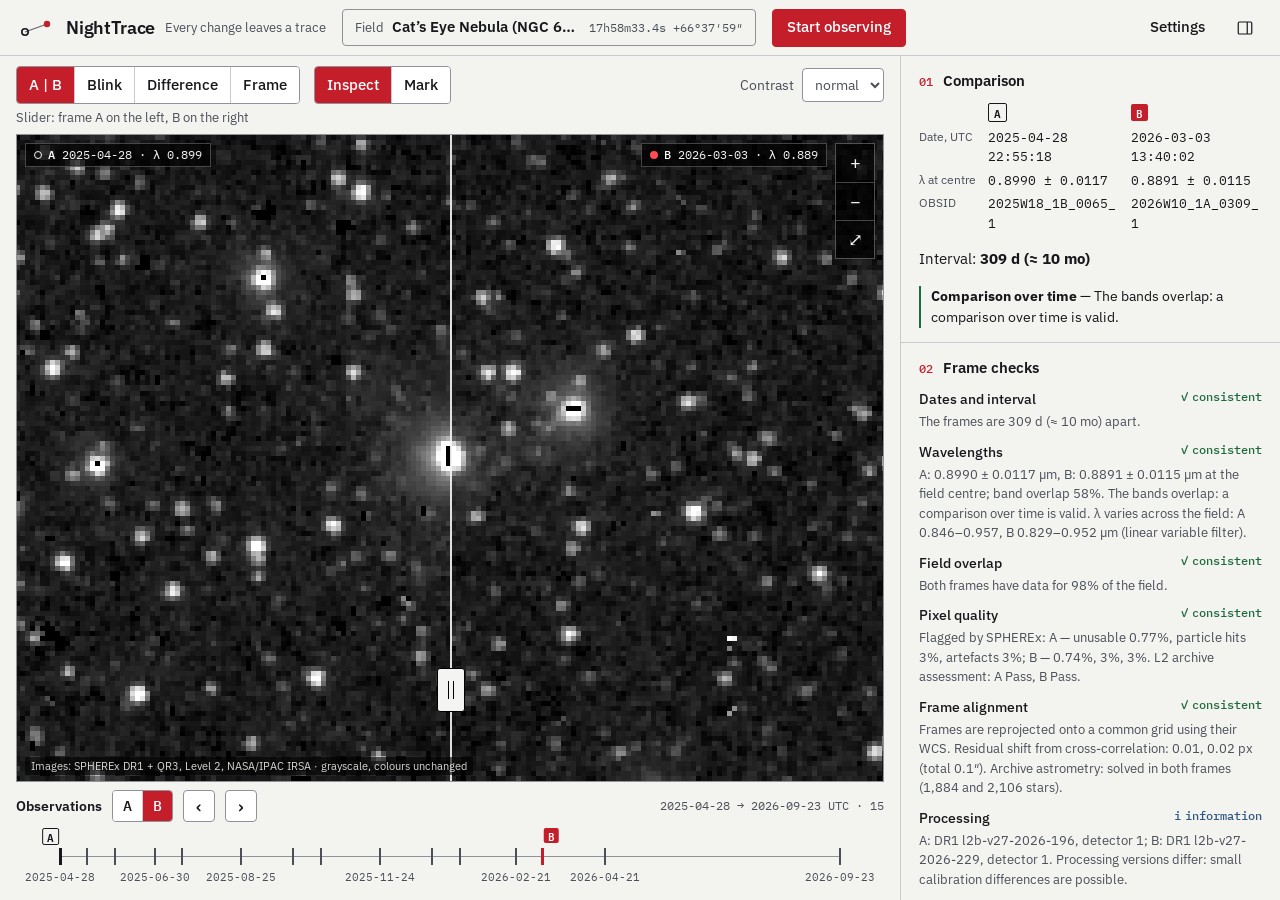
<file: public/index.html>
<!doctype html>
<html lang="ru" data-theme="dark">
<head>
<meta charset="utf-8">
<meta name="viewport" content="width=device-width, initial-scale=1, viewport-fit=cover">
<title>NightTrace — сравнение снимков SPHEREx во времени</title>
<meta name="description" content="Независимый инструмент: сравнить реальные снимки SPHEREx разных дат, отметить изменение, проверить причины и сохранить воспроизводимую запись.">
<meta name="theme-color" content="#141518">
<link rel="icon" href="favicon.svg" type="image/svg+xml">
<link rel="preconnect" href="https://fonts.googleapis.com">
<link rel="preconnect" href="https://fonts.gstatic.com" crossorigin>
<link href="https://fonts.googleapis.com/css2?family=IBM+Plex+Mono:wght@400;500&family=IBM+Plex+Sans:wght@400;500;600&display=swap" rel="stylesheet">
<link rel="stylesheet" href="css/app.css">
<script>
  // Apply the saved theme before first paint (no flash). Storage may be unavailable.
  (function () { var t = "system"; try { t = localStorage.getItem("nighttrace.theme") || "system"; } catch (e) {}
    var dark = t === "dark" || (t !== "light" && matchMedia("(prefers-color-scheme: dark)").matches);
    document.documentElement.dataset.theme = dark ? "dark" : "light"; })();
</script>
<script type="module" src="js/app.js"></script>
</head>
<body>
<a class="skip" href="#viewer" data-i18n="viewer.label">Поле наблюдения</a>
<header class="bar">
  <a class="brand" href="./" aria-label="NightTrace">
    <svg class="logo" viewBox="0 0 40 24" aria-hidden="true">
      <line x1="9" y1="16" x2="31" y2="8" class="logo-line"/>
      <circle cx="9" cy="16" r="3.2" class="logo-a"/><circle cx="31" cy="8" r="3.2" class="logo-b"/>
    </svg>
    <span class="brand-name">NightTrace</span>
    <span class="brand-tag" data-i18n="app.tagline">У каждого изменения есть след</span>
  </a>
  <button class="field-btn" id="fieldBtn" type="button" aria-haspopup="dialog" aria-controls="region">
    <span class="field-label" data-i18n="bar.field">Область</span>
    <span class="field-name" id="fieldName">—</span>
    <span class="field-coords mono" id="fieldCoords"></span>
  </button>
  <button class="btn primary" id="startBtn" type="button" data-i18n="bar.start">Начать наблюдение</button>
  <div class="bar-end">
    <div class="settings">
      <button class="btn ghost" id="settingsBtn" type="button" aria-expanded="false" aria-controls="settingsMenu" data-i18n="bar.settings">Настройки</button>
      <div class="menu" id="settingsMenu" hidden>
        <label><span data-i18n="settings.theme">Тема</span>
          <select id="themeSel">
            <option value="system" data-i18n="settings.theme.system">Как в системе</option>
            <option value="light" data-i18n="settings.theme.light">Светлая</option>
            <option value="dark" data-i18n="settings.theme.dark">Тёмная</option>
          </select></label>
        <label><span data-i18n="settings.language">Язык</span>
          <select id="langSel"></select></label>
        <p class="menu-note" id="langNote" hidden></p>
      </div>
    </div>
    <button class="btn ghost icon" id="panelBtn" type="button" aria-controls="panel" aria-expanded="true" data-i18n-label="panel.collapse">
      <svg viewBox="0 0 24 24" aria-hidden="true"><rect x="3" y="4" width="18" height="16" rx="1.5"/><line x1="15" y1="4" x2="15" y2="20"/></svg>
    </button>
  </div>
</header>

<section class="region" id="region" role="dialog" aria-modal="false" aria-labelledby="regionTitle" hidden>
  <div class="region-inner">
    <div class="region-head">
      <h2 id="regionTitle" data-i18n="region.title">Выбор области неба</h2>
      <button class="btn ghost" id="regionClose" type="button" data-i18n="region.close">Закрыть</button>
    </div>
    <div class="region-grid">
      <div>
        <svg id="skymap" viewBox="0 0 784 404" role="img" aria-labelledby="mapCaption"></svg>
        <p class="caption" id="mapCaption" data-i18n="region.mapCaption"></p>
      </div>
      <div class="region-side">
        <form id="searchForm" class="search" novalidate>
          <label><span data-i18n="region.ra">RA, °</span><input id="raIn" class="mono" inputmode="decimal" autocomplete="off" required></label>
          <label><span data-i18n="region.dec">Dec, °</span><input id="decIn" class="mono" inputmode="decimal" autocomplete="off" required></label>
          <label class="wide"><span data-i18n="region.band">Длина волны</span><select id="bandSel"></select></label>
          <div class="search-actions wide">
            <button class="btn primary" id="searchBtn" type="submit" data-i18n="region.search">Найти наблюдения SPHEREx</button>
            <button class="btn" id="cancelBtn" type="button" hidden data-i18n="region.cancel">Отменить поиск</button>
          </div>
          <p class="caption wide" data-i18n="region.searchNote"></p>
        </form>
        <div class="search-status" id="searchStatus" role="status" aria-live="polite"></div>
        <h3 data-i18n="region.examples">Готовые примеры</h3>
        <ul class="examples" id="exampleList"></ul>
      </div>
    </div>
  </div>
</section>

<main class="work" id="work">
  <section class="stage" aria-label="NightTrace">
    <div class="tools" role="toolbar">
      <div class="seg" role="group" id="modeSeg" data-i18n-label="mode.label">
        <button type="button" data-mode="swipe" data-i18n="mode.swipe">A | B</button>
        <button type="button" data-mode="blink" data-i18n="mode.blink">Мигание</button>
        <button type="button" data-mode="difference" data-i18n="mode.difference">Разность</button>
        <button type="button" data-mode="single" data-i18n="mode.single">Кадр</button>
      </div>
      <div class="seg" role="group" id="toolSeg" data-i18n-label="tool.label">
        <button type="button" data-tool="inspect" data-i18n="tool.inspect">Осмотр</button>
        <button type="button" data-tool="mark" data-i18n="tool.mark">Отметка</button>
      </div>
      <div class="blink-ctl" id="blinkCtl" hidden>
        <button type="button" class="btn small" id="blinkBtn" data-i18n="blink.pause">Пауза</button>
        <label class="inline"><span data-i18n="blink.speed">Скорость мигания</span>
          <select id="blinkSpeed"><option value="1200">0,5×</option><option value="600" selected>1×</option><option value="300">2×</option><option value="150">4×</option></select></label>
      </div>
      <label class="inline contrast"><span data-i18n="contrast.label">Контраст</span>
        <select id="contrastSel">
          <option value="soft" data-i18n="contrast.soft">мягкий</option>
          <option value="normal" selected data-i18n="contrast.normal">обычный</option>
          <option value="strong" data-i18n="contrast.strong">сильный</option>
        </select></label>
    </div>
    <p class="tool-hint" id="toolHint" role="status" aria-live="polite"></p>

    <div class="viewer" id="viewer" tabindex="0" data-i18n-label="viewer.label">
      <div class="world" id="world">
        <canvas id="canA" width="512" height="512"></canvas>
        <canvas id="canB" width="512" height="512"></canvas>
      </div>
      <svg class="overlay" id="overlay" aria-hidden="true"></svg>
      <div class="split" id="split" hidden>
        <div class="grip" id="grip" role="slider" tabindex="0" aria-valuemin="0" aria-valuemax="100" aria-valuenow="50" data-i18n-label="mode.swipeHint"></div>
      </div>
      <div class="tag tag-a" id="tagA"></div>
      <div class="tag tag-b" id="tagB"></div>
      <div class="zoom" role="group">
        <button type="button" id="zIn" data-i18n-label="zoom.in">+</button>
        <button type="button" id="zOut" data-i18n-label="zoom.out">−</button>
        <button type="button" id="zFit" data-i18n-label="zoom.fit">⤢</button>
      </div>
      <p class="source-line" id="sourceLine"></p>
      <div class="veil" id="veil" role="status" aria-live="polite" hidden></div>
    </div>

    <div class="coach" id="coach" role="dialog" aria-labelledby="coachTitle" hidden>
      <span class="coach-step mono" id="coachStep"></span>
      <strong id="coachTitle"></strong>
      <p id="coachText"></p>
      <div class="coach-actions">
        <button type="button" class="btn small" id="coachClose" data-i18n="coach.close">Закрыть подсказки</button>
        <button type="button" class="btn small primary" id="coachNext" data-i18n="coach.next">Далее</button>
      </div>
    </div>

    <div class="timeline" id="timeline">
      <div class="tl-head">
        <span class="tl-title" data-i18n="timeline.title">Наблюдения</span>
        <div class="seg small" role="group" id="slotSeg" data-i18n-label="timeline.assign">
          <button type="button" data-slot="a">A</button>
          <button type="button" data-slot="b">B</button>
        </div>
        <button type="button" class="btn small icon" id="prevBtn" data-i18n-label="timeline.prev">‹</button>
        <button type="button" class="btn small icon" id="nextBtn" data-i18n-label="timeline.next">›</button>
        <span class="tl-span mono" id="tlSpan"></span>
      </div>
      <div class="track" id="track"><div class="rail"></div></div>
    </div>
  </section>

  <aside class="panel" id="panel" aria-label="Панель наблюдения">
    <button type="button" class="sheet-handle" id="sheetHandle" aria-controls="panelBody" aria-expanded="false"><span></span><b id="sheetSummary"></b></button>
    <div class="panel-body" id="panelBody">
      <section class="sec" id="secCompare"><h2><span class="n mono">01</span><span data-i18n="panel.compare">Сравнение</span></h2><div id="compareBody"></div></section>
      <section class="sec" id="secChecks"><h2><span class="n mono">02</span><span data-i18n="panel.checks">Проверка кадров</span></h2><ul class="checks" id="checkList"></ul></section>
      <section class="sec" id="secMarks"><h2><span class="n mono">03</span><span data-i18n="panel.marks">Отметки</span></h2>
        <div id="markList"></div>
        <button type="button" class="btn small" id="newCandidate" data-i18n="marks.new">Новый объект</button>
      </section>
      <section class="sec" id="secNote"><h2><span class="n mono">04</span><label for="noteIn" data-i18n="panel.note">Заметка</label></h2>
        <textarea id="noteIn" rows="3" maxlength="1000" data-i18n-ph="note.placeholder"></textarea>
        <p class="caption mono" id="noteCount"></p>
      </section>
      <section class="sec" id="secSave"><h2><span class="n mono">05</span><span data-i18n="panel.save">Сохранение</span></h2>
        <div class="save-actions">
          <button type="button" class="btn primary" id="cardBtn" data-i18n="save.card">Открыть карточку наблюдения</button>
          <button type="button" class="btn" id="copyBtn" data-i18n="save.copy">Скопировать ссылку</button>
          <button type="button" class="btn" id="exportBtn" data-i18n="save.export">Скачать JSON</button>
          <label class="btn file"><span data-i18n="save.import">Загрузить JSON</span><input type="file" id="importIn" accept="application/json,.json"></label>
        </div>
        <p class="caption" data-i18n="save.note"></p>
        <p class="msg" id="saveMsg" role="status" aria-live="polite"></p>
      </section>
      <section class="sec" id="secSource"><h2><span class="n mono">06</span><span data-i18n="panel.source">Источник данных</span></h2>
        <div id="sourceBody"></div>
        <p class="caption" data-i18n="source.disclaimer"></p>
      </section>
    </div>
  </aside>
</main>

<dialog class="card" id="card" aria-labelledby="cardTitle">
  <article id="cardBody"></article>
  <div class="card-actions">
    <button type="button" class="btn" id="cardCopy" data-i18n="save.copy">Скопировать ссылку</button>
    <button type="button" class="btn" id="cardExport" data-i18n="save.export">Скачать JSON</button>
    <button type="button" class="btn" id="cardPrint" data-i18n="card.print">Печать</button>
    <button type="button" class="btn primary" id="cardClose" data-i18n="card.close">Закрыть</button>
  </div>
</dialog>
<noscript><p class="noscript">NightTrace requires JavaScript. / Для работы нужен JavaScript.</p></noscript>
</body>
</html>
</file>
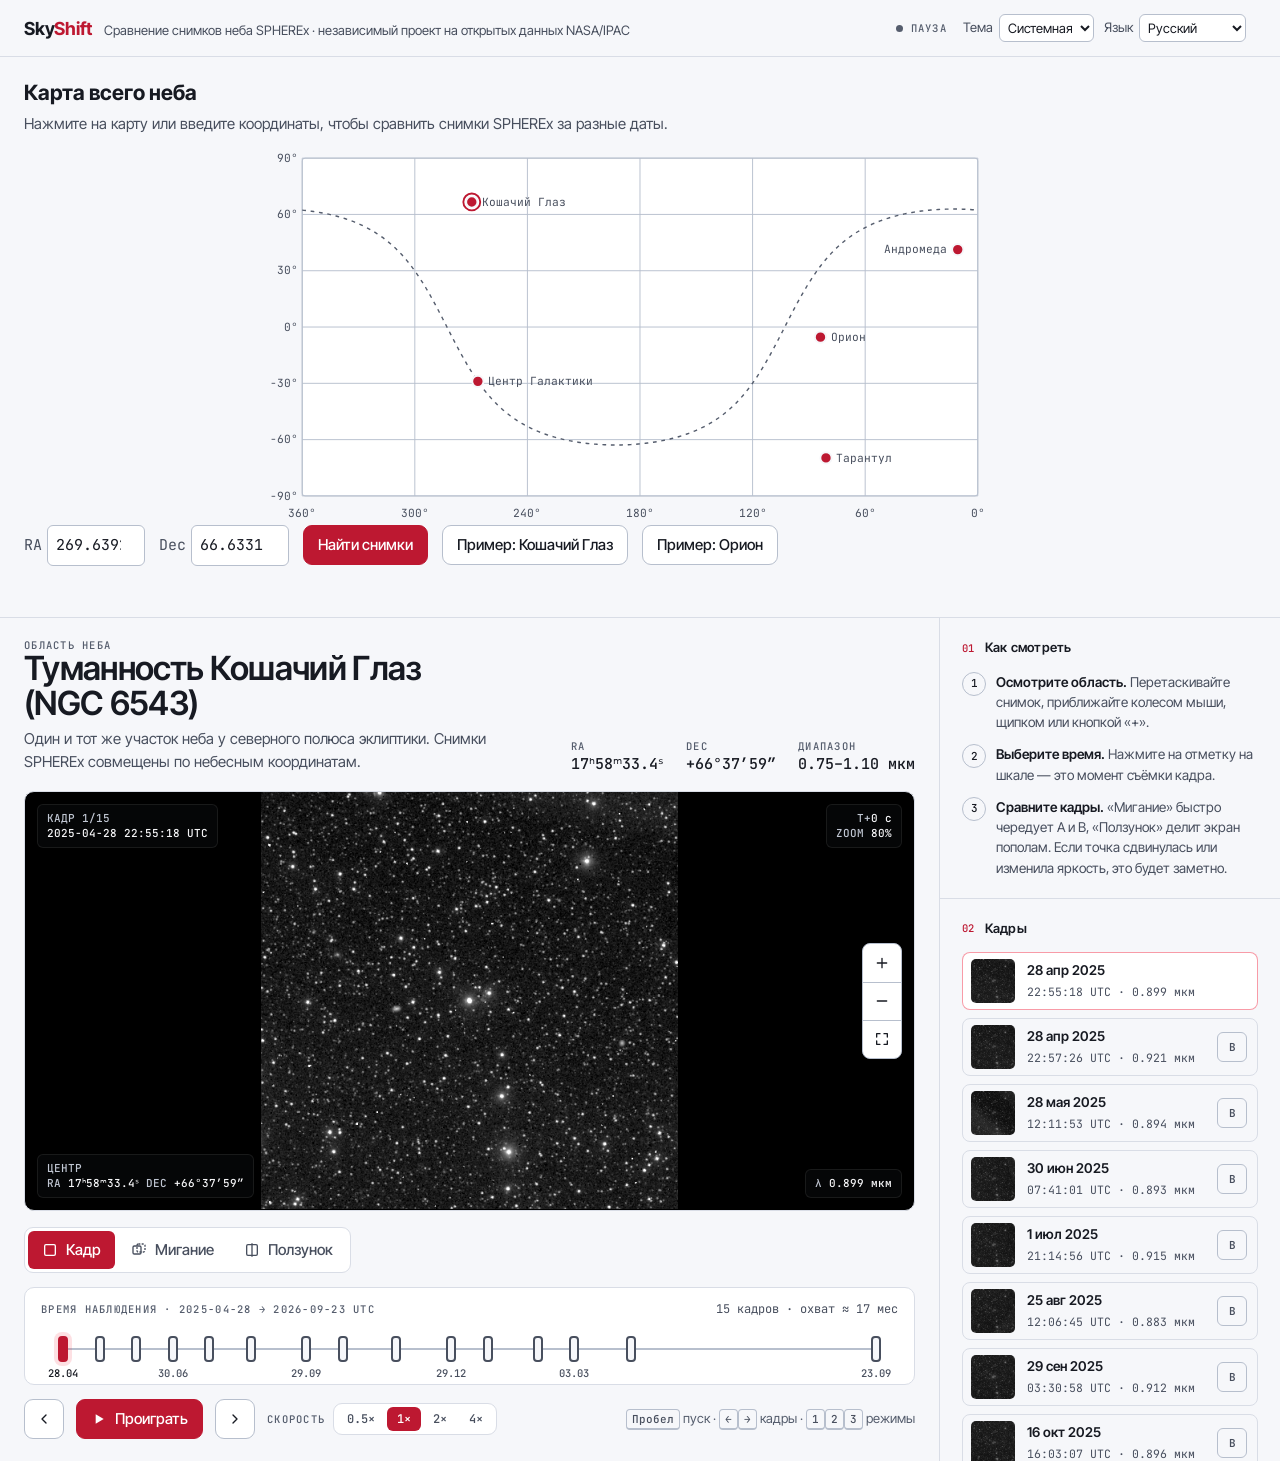
<file: legacy/skyshift-dist/index.html>
<!doctype html>
<html lang="ru">
<head>
<meta charset="utf-8">
<meta name="viewport" content="width=device-width, initial-scale=1, viewport-fit=cover">
<title>SkyShift — сравнение кадров SPHEREx</title>
<meta name="description" content="Независимый веб-инструмент для просмотра и сравнения снимков неба миссии SPHEREx (данные NASA/IPAC IRSA).">
<meta name="theme-color" content="#08090B">
<script src="es.js"></script>
<script src="auto-languages.js"></script>
<script src="preferences.js"></script>
<link rel="preconnect" href="https://fonts.googleapis.com">
<link rel="preconnect" href="https://fonts.gstatic.com" crossorigin>
<link href="https://fonts.googleapis.com/css2?family=Inter+Tight:wght@400;500;600;700&family=JetBrains+Mono:wght@400;500&display=swap" rel="stylesheet">
<style>
:root{
  --bg:#08090B; --panel:#15171C; --panel-2:#1B1E24; --line:#262931; --line-2:#33363F;
  --red:#EF233C; --red-dim:rgba(239,35,60,.14); --red-line:rgba(239,35,60,.45);
  --text:#F5F5F7; --muted:#A1A4AD; --faint:#6C707A;
  --sans:"Inter Tight",system-ui,-apple-system,"Segoe UI",Roboto,sans-serif;
  --mono:"JetBrains Mono",ui-monospace,"SFMono-Regular",Consolas,monospace;
  --r:10px; --ease:cubic-bezier(.2,.7,.2,1);
}
*{box-sizing:border-box}
html,body{margin:0;height:100%}
body{background:var(--bg);color:var(--text);font:15px/1.5 var(--sans);-webkit-font-smoothing:antialiased;overflow-x:hidden}
button,select{font:inherit;color:inherit}
a{color:var(--text)}
.mono{font-family:var(--mono);font-feature-settings:"zero" 1}
.label{font:500 10.5px/1 var(--mono);letter-spacing:.12em;text-transform:uppercase;color:var(--faint)}
:focus-visible{outline:2px solid var(--red);outline-offset:2px}

/* ---------- Header ---------- */
.top{display:flex;align-items:center;gap:16px;padding:14px 24px;border-bottom:1px solid var(--line);flex-wrap:wrap}
.preferences{display:flex;gap:10px;flex-wrap:wrap}
.preferences label{display:flex;align-items:center;gap:6px;color:var(--muted);font-size:13px}
.preferences select{font:inherit;color:var(--text);background:var(--panel);border:1px solid var(--line-2);border-radius:6px;padding:4px}
#language-status{color:var(--muted);font-size:13px}
#translate-interface[hidden]{display:none}
[dir="rtl"] .viewer-wrap,[dir="rtl"] .timeline,[dir="rtl"] .coords{direction:ltr}
:root{color-scheme:dark}
:root[data-theme="light"]{
  color-scheme:light;
  --bg:#F6F7FA;--panel:#FFFFFF;--panel-2:#ECEEF3;--line:#D9DDE6;--line-2:#B7BFCD;
  --text:#171A22;--muted:#484F5E;--faint:#555D6D;--red:#BD1831;
}
[data-theme="light"] .hud,[data-theme="light"] .empty{--text:#F5F5F7;--muted:#CFD3DD;--faint:#C0C6D2}
[data-theme="light"] .zoombar{background:var(--panel)}
[data-theme="light"] .tick.cmp .pin{background:repeating-linear-gradient(135deg,transparent 0 3px,#6C707A 3px 4px)}
@media(max-width:640px){.top .preferences{order:2;width:100%}}
.brand{display:flex;align-items:baseline;gap:12px;min-width:0}
.brand b{font-weight:700;font-size:18px;letter-spacing:-.01em}
.brand b i{font-style:normal;color:var(--red)}
.brand span{color:var(--muted);font-size:13px;white-space:nowrap;overflow:hidden;text-overflow:ellipsis}
.status{margin-left:auto;display:flex;align-items:center;gap:8px;color:var(--muted)}
.dot{width:7px;height:7px;border-radius:50%;background:var(--red);box-shadow:0 0 0 3px var(--red-dim)}
.dot.idle{background:var(--faint);box-shadow:none}

/* ---------- Layout ---------- */
.app{display:grid;grid-template-columns:minmax(0,1fr) 340px;gap:0;height:calc(100vh - 57px);height:calc(100dvh - 57px)}
.stage{display:flex;flex-direction:column;min-width:0;border-right:1px solid var(--line)}
.side{display:flex;flex-direction:column;min-width:0;overflow:auto}

.headline{display:flex;align-items:flex-end;justify-content:space-between;gap:24px;padding:22px 24px 18px}
.headline h1{margin:0;font-size:clamp(24px,2.6vw,34px);line-height:1.08;font-weight:600;letter-spacing:-.02em}
.headline p{margin:6px 0 0;color:var(--muted);max-width:60ch}
.coords{display:grid;grid-template-columns:auto auto auto;gap:4px 22px;text-align:left;flex-shrink:0}
.coords .v{font:500 15px/1.2 var(--mono);color:var(--text);white-space:nowrap}

/* ---------- Viewer ---------- */
.viewer-wrap{position:relative;margin:0 24px;flex:1;min-height:340px;border:1px solid var(--line);border-radius:var(--r);overflow:hidden;background:#000}
.viewer{position:absolute;inset:0;overflow:hidden;cursor:grab;touch-action:none;user-select:none;-webkit-user-select:none}
.viewer.dragging{cursor:grabbing}
.world{position:absolute;left:0;top:0;transform-origin:0 0;will-change:transform}
.world img{position:absolute;left:0;top:0;display:block;max-width:none;pointer-events:none;-webkit-user-drag:none}
.world.pixel img{image-rendering:pixelated}
.layer-b{clip-path:inset(0 0 0 50%)}
.hud{position:absolute;pointer-events:none;font:500 11px/1.35 var(--mono);color:var(--text);background:rgba(8,9,11,.72);backdrop-filter:blur(6px);-webkit-backdrop-filter:blur(6px);border:1px solid rgba(255,255,255,.08);border-radius:6px;padding:6px 9px}
.hud .k{color:var(--faint)}
.hud.tl{top:12px;left:12px}.hud.tr{top:12px;right:12px;text-align:right}
.hud.bl{bottom:12px;left:12px}.hud.br{bottom:12px;right:12px;text-align:right}
.frame-tag{display:inline-flex;align-items:center;gap:6px}
.frame-tag .sw{width:8px;height:8px;border-radius:2px;background:var(--text)}
.frame-tag.b .sw{background:transparent;border:1.5px solid var(--text)}
.split{position:absolute;top:0;bottom:0;width:0;pointer-events:none;display:none}
.split::before{content:"";position:absolute;top:0;bottom:0;left:-1px;width:2px;background:var(--red)}
.split .grip{position:absolute;top:50%;left:0;transform:translate(-50%,-50%);width:36px;height:36px;border-radius:50%;background:var(--red);display:grid;place-items:center;pointer-events:auto;cursor:ew-resize;box-shadow:0 2px 12px rgba(0,0,0,.5);touch-action:none}
.split .grip svg{width:18px;height:18px}
.split .lab{position:absolute;top:12px;font:600 10.5px/1 var(--mono);letter-spacing:.1em;background:var(--red);color:#fff;padding:4px 6px;border-radius:4px;white-space:nowrap}
.split .lab.a{right:8px}.split .lab.b{left:8px}
.mode-swipe .split{display:block}
.mode-swipe .hud.tl,.mode-swipe .hud.tr{top:44px}
.zoombar{position:absolute;right:12px;top:50%;transform:translateY(-50%);display:flex;flex-direction:column;border:1px solid var(--line-2);border-radius:8px;overflow:hidden;background:rgba(21,23,28,.9)}
.zoombar button{width:38px;height:38px;border:0;background:transparent;display:grid;place-items:center;cursor:pointer;transition:background .15s}
.zoombar button+button{border-top:1px solid var(--line-2)}
.zoombar button:hover{background:var(--panel-2)}
.zoombar svg{width:16px;height:16px}
.empty{position:absolute;inset:0;display:grid;place-items:center;text-align:center;color:var(--muted);padding:24px}
.empty[hidden]{display:none}
.empty b{display:block;color:var(--text);font-size:17px;margin-bottom:6px}

/* ---------- Controls ---------- */
.controls{padding:16px 24px 22px;display:grid;gap:14px}
.row{display:flex;align-items:center;gap:12px;flex-wrap:wrap}
.seg{display:inline-flex;background:var(--panel);border:1px solid var(--line);border-radius:9px;padding:3px;gap:2px}
.seg button{border:0;background:transparent;padding:8px 14px;border-radius:6px;cursor:pointer;color:var(--muted);font-weight:500;display:inline-flex;align-items:center;gap:8px;transition:background .18s var(--ease),color .18s}
.seg button:hover{color:var(--text)}
.seg button[aria-pressed="true"]{background:var(--red);color:#fff}
.seg svg{width:16px;height:16px;flex-shrink:0}
.btn{border:1px solid var(--line-2);background:var(--panel);border-radius:9px;height:40px;padding:0 14px;display:inline-flex;align-items:center;gap:8px;cursor:pointer;font-weight:500;transition:background .15s,border-color .15s,transform .1s}
.btn:hover{border-color:var(--faint)}
.btn:active{transform:translateY(1px)}
.btn svg{width:16px;height:16px}
.btn.icon{width:40px;padding:0;justify-content:center}
.btn.primary{background:var(--red);border-color:var(--red);color:#fff;min-width:118px;justify-content:center}
.btn.primary:hover{background:#ff3550;border-color:#ff3550}
.btn[disabled]{opacity:.4;cursor:default}
.speed{display:inline-flex;align-items:center;gap:8px;color:var(--muted)}
.speed .seg button{padding:6px 10px;font:500 12px/1 var(--mono)}
.hint{color:var(--faint);font-size:13px;margin-left:auto}

/* Timeline */
.timeline{background:var(--panel);border:1px solid var(--line);border-radius:var(--r);padding:12px 16px 10px}
.tl-head{display:flex;justify-content:space-between;align-items:baseline;gap:12px;margin-bottom:10px}
.tl-head .mono{font-size:12px;color:var(--muted)}
.track{position:relative;height:46px;margin:0 22px;cursor:pointer;touch-action:none}
.track .rail{position:absolute;left:0;right:0;top:20px;height:2px;background:var(--line-2);border-radius:2px}
.track .fill{position:absolute;left:0;top:20px;height:2px;background:var(--red);border-radius:2px;transition:width .25s var(--ease)}
.tick{position:absolute;top:8px;transform:translateX(-50%);display:flex;flex-direction:column;align-items:center;gap:6px;border:0;background:none;padding:0;cursor:pointer}
.tick .pin{width:10px;height:26px;border-radius:4px;border:2px solid var(--muted);background:var(--bg);transition:all .18s var(--ease)}
.tick .t{font:500 10.5px/1 var(--mono);color:var(--muted);white-space:nowrap}
.tick:hover .pin{border-color:var(--text)}
.tick.on .pin{border-color:var(--red);background:var(--red);box-shadow:0 0 0 4px var(--red-dim)}
.tick.on .t{color:var(--text)}
.tick.cmp .pin{border-color:var(--text);background:repeating-linear-gradient(135deg,transparent 0 3px,rgba(245,245,247,.5) 3px 4px)}

/* ---------- Sidebar ---------- */
.sec{padding:20px 22px;border-bottom:1px solid var(--line)}
.sec h2{margin:0 0 14px;font-size:13px;font-weight:600;letter-spacing:.02em;display:flex;align-items:center;gap:10px}
.sec h2 .n{font:500 10.5px/1 var(--mono);color:var(--red)}
.kv{display:grid;grid-template-columns:auto 1fr;gap:9px 14px;margin:0}
.kv dt{color:var(--muted);font-size:13px}
.kv dd{margin:0;text-align:right;font:500 13px/1.35 var(--mono);word-break:break-word}
.frames{display:grid;gap:8px}
.fcard{display:grid;grid-template-columns:44px 1fr 32px;gap:12px;align-items:center;padding:6px 8px;border:1px solid var(--line);border-radius:8px;background:transparent;text-align:left;cursor:pointer;transition:border-color .15s,background .15s;width:100%}
.fcard:hover{border-color:var(--line-2);background:var(--panel)}
.fcard.on{border-color:var(--red-line);background:var(--panel)}
.fcard img{width:44px;height:44px;object-fit:cover;border-radius:5px;background:#000;display:block}
.fcard .ttl{font-weight:600;font-size:13.5px;display:flex;align-items:center;gap:8px}
.fcard .badge{font:600 9.5px/1 var(--mono);letter-spacing:.08em;padding:3px 5px;border-radius:3px;background:var(--red);color:#fff}
.fcard .badge.b{background:transparent;color:var(--text);border:1px solid var(--line-2)}
.fcard .meta{font:400 11.5px/1.45 var(--mono);color:var(--muted)}
.links{display:grid;gap:6px;margin-top:12px}
.links:empty{display:none}
.proc{color:var(--muted);font-size:12.5px;margin:14px 0 0}
.fcard{position:relative}
.fbody{min-width:0}
.setb{width:30px;height:30px;border-radius:6px;border:1px solid var(--line-2);background:var(--bg);color:var(--muted);font:600 11px/1 var(--mono);cursor:pointer;transition:all .15s}
.setb:hover{color:var(--text);border-color:var(--text)}
.fcard.isb .setb{background:var(--text);color:var(--bg);border-color:var(--text)}
.fcard.isa .setb{visibility:hidden}
.links a{display:flex;justify-content:space-between;align-items:center;gap:10px;font-size:13px;color:var(--text);text-decoration:none;padding:9px 12px;border:1px solid var(--line);border-radius:8px;transition:border-color .15s}
.links a:hover{border-color:var(--red-line)}
.links a span:last-child{color:var(--red);font-family:var(--mono)}
.steps{margin:0;padding:0;list-style:none;display:grid;gap:12px;counter-reset:s}
.steps li{display:grid;grid-template-columns:24px 1fr;gap:10px;color:var(--muted);font-size:13.5px}
.steps li::before{counter-increment:s;content:counter(s);width:22px;height:22px;border-radius:50%;border:1px solid var(--line-2);display:grid;place-items:center;font:500 11px/1 var(--mono);color:var(--text)}
.steps b{color:var(--text);font-weight:600}
.note{border-left:2px solid var(--red);padding:2px 0 2px 14px;color:var(--muted);font-size:13.5px}
.note p{margin:0 0 8px}.note p:last-child{margin:0}
.note b{color:var(--text)}
.foot{padding:18px 22px;color:var(--faint);font-size:12px;margin-top:auto}
.foot a{color:var(--muted)}
kbd{font:500 11px/1 var(--mono);border:1px solid var(--line-2);border-bottom-width:2px;border-radius:4px;padding:2px 5px;color:var(--muted)}

/* ---------- Mobile ---------- */
@media (max-width:980px){
  .app{grid-template-columns:1fr;height:auto}
  .viewer-wrap{flex:none;height:62vh}
  .stage{border-right:0}
  .side{overflow:visible;border-top:1px solid var(--line)}
}
@media (max-width:640px){
  .top{padding:12px 16px;gap:12px}
  .brand span{display:none}
  .headline{flex-direction:column;align-items:flex-start;padding:16px 16px 12px;gap:12px}
  .coords{grid-template-columns:repeat(3,auto);gap:3px 16px}
  .coords .v{font-size:13px}
  .viewer-wrap{margin:0;border-radius:0;border-left:0;border-right:0;flex:none;min-height:0;height:auto;aspect-ratio:1/1;max-height:70vh}
  .controls{padding:12px 16px 16px;gap:12px}
  .row.modes{display:grid;grid-template-columns:1fr}
  .seg.modes{width:100%}
  .seg.modes button{flex:1;justify-content:center;padding:10px 6px;font-size:14px}
  .row.transport{display:grid;grid-template-columns:auto 1fr auto;gap:8px}
  .row.transport .btn.primary{min-width:0}
  .speed{grid-column:1/-1;justify-content:space-between}
  .hint{display:none}
  .zoombar{top:auto;bottom:12px;transform:none;flex-direction:row}
  .zoombar button+button{border-top:0;border-left:1px solid var(--line-2)}
  .hud.br{bottom:62px}
  .hud{font-size:10.5px;padding:5px 7px}
  .sec{padding:18px 16px}
  .timeline{padding:10px 12px 8px}
  .tl-head{flex-direction:column;gap:6px}
  .track{margin:0 12px}
  .tick .t{display:none}
  .tick.first .t,.tick.last .t,.tick.on .t{display:block}
}
@media (prefers-reduced-motion:reduce){*{transition:none!important}}
.sky-section{margin:0 auto;padding:20px 24px;max-width:1600px;border-bottom:1px solid var(--line)}
.sky-section h2{margin:0;font-size:21px}
.sky-section p{margin:4px 0 10px;color:var(--muted)}
.sky-chart{max-width:880px;margin:auto}
#celestial-map{display:block;width:100%;max-height:380px}
.sky-surface{fill:var(--panel);stroke:var(--line-2);cursor:crosshair}
.sky-grid,.sky-pin{pointer-events:none}
.sky-grid line{stroke:var(--line-2);stroke-width:1}
.sky-grid text,.sky-place text{fill:var(--muted);font:12px var(--mono)}
.sky-grid .galactic-equator{fill:none;stroke:var(--faint);stroke-width:1.5;stroke-dasharray:4 5}
.sky-place{cursor:pointer}.sky-place circle{fill:var(--red);stroke:var(--bg);stroke-width:2}
.sky-place:hover text,.sky-place:focus-visible text{fill:var(--text)}
.sky-pin{fill:none;stroke:var(--red);stroke-width:2}
.sky-actions{display:flex;gap:8px 14px;align-items:center;flex-wrap:wrap}
.sky-actions label{display:flex;gap:5px;align-items:center;color:var(--muted);font-family:var(--mono)}
.sky-actions input{width:98px;padding:8px;color:var(--text);background:var(--panel);border:1px solid var(--line-2);border-radius:6px;font:inherit}
#sky-status{min-height:1.5em;margin:9px 0 0;color:var(--muted)}
@media(max-width:640px){.sky-section{padding:16px}.sky-place text{display:none}}
</style>
</head>
<body>
<header class="top">
  <div class="brand"><b>Sky<i>Shift</i></b><span>Сравнение снимков неба SPHEREx · независимый проект на открытых данных NASA/IPAC</span></div>
  <div class="status"><span class="dot idle" id="statusDot"></span><span class="label" id="statusText">Пауза</span></div>
  <div class="preferences">
    <label><span>Тема</span><select id="theme-pref">
      <option value="system">Системная</option>
      <option value="light">Светлая</option>
      <option value="dark">Тёмная</option>
    </select></label>
    <label><span>Язык</span><select id="language-pref">
      <option value="ru" lang="ru">Русский</option>
      <option value="en" lang="en">English</option>
      <option value="es" lang="es">Español</option>
    </select></label>
    <button class="btn" id="translate-interface" type="button" hidden>Перевести</button>
    <span id="language-status" role="status"></span>
    <a id="translation-help" href="https://support.google.com/chrome/answer/173424" target="_blank" rel="noopener" hidden>Перевод в браузере</a>
  </div>
</header>

<section id="sky-section" class="sky-section" hidden>
  <h2>Карта всего неба</h2>
  <p>Нажмите на карту или введите координаты, чтобы сравнить снимки SPHEREx за разные даты.</p>
  <div class="sky-chart">
    <svg id="celestial-map" viewBox="0 0 780 405" role="group" aria-label="Карта всего неба">
      <rect class="sky-surface" x="30" y="14" width="720" height="360" rx="3"/>
      <g class="sky-grid" aria-hidden="true"></g>
      <g class="sky-markers"></g>
    </svg>
  </div>
  <form class="sky-actions" id="sky-search">
    <label>RA <input id="sky-ra" type="number" min="0" max="359.9999" step="any" required></label>
    <label>Dec <input id="sky-dec" type="number" min="-90" max="90" step="any" required></label>
    <button type="submit" class="btn primary">Найти снимки</button>
    <button type="button" class="btn" id="sky-example">Пример: Кошачий Глаз</button>
    <button type="button" class="btn" id="sky-orion">Пример: Орион</button>
  </form>
  <p id="sky-status" role="status"></p>
</section>
<main class="app" id="observations">
  <section class="stage" aria-label="Просмотр неба">
    <div class="headline">
      <div>
        <div class="label" id="eyebrow">Область неба</div>
        <h1 id="title">Загрузка данных…</h1>
        <p id="subtitle">Один и тот же участок неба в разное время. Переключайте кадры и ищите, что изменилось.</p>
      </div>
      <div class="coords" aria-label="Координаты центра">
        <span class="label">RA</span><span class="label">Dec</span><span class="label">Диапазон</span>
        <span class="v" id="cRa">—</span><span class="v" id="cDec">—</span><span class="v" id="cBand">—</span>
      </div>
    </div>

    <div class="viewer-wrap" id="viewerWrap">
      <div class="viewer" id="viewer" tabindex="0" aria-label="Снимок неба. Перетаскивайте для сдвига, колесо или щипок для увеличения.">
        <div class="world" id="world">
          <img id="imgA" alt="" draggable="false">
          <img id="imgB" class="layer-b" alt="" draggable="false">
        </div>
        <div class="split" id="split">
          <span class="lab a" id="labA">A</span><span class="lab b" id="labB">B</span>
          <div class="grip" id="grip" role="slider" tabindex="0" aria-label="Положение ползунка сравнения" aria-valuemin="0" aria-valuemax="100" aria-valuenow="50">
            <svg viewBox="0 0 24 24" fill="none" stroke="#fff" stroke-width="2.2" stroke-linecap="round" stroke-linejoin="round"><path d="M9 6l-5 6 5 6M15 6l5 6-5 6"/></svg>
          </div>
        </div>
        <div class="hud tl" id="hudTL"></div>
        <div class="hud tr" id="hudTR"></div>
        <div class="hud bl" id="hudBL"></div>
        <div class="hud br" id="hudBR"></div>
        <div class="zoombar" role="group" aria-label="Масштаб">
          <button id="zIn" title="Приблизить (+)" aria-label="Приблизить"><svg viewBox="0 0 24 24" fill="none" stroke="currentColor" stroke-width="2" stroke-linecap="round"><path d="M12 5v14M5 12h14"/></svg></button>
          <button id="zOut" title="Отдалить (−)" aria-label="Отдалить"><svg viewBox="0 0 24 24" fill="none" stroke="currentColor" stroke-width="2" stroke-linecap="round"><path d="M5 12h14"/></svg></button>
          <button id="zFit" title="Вписать (0)" aria-label="Вписать целиком"><svg viewBox="0 0 24 24" fill="none" stroke="currentColor" stroke-width="2" stroke-linecap="round" stroke-linejoin="round"><path d="M4 9V4h5M20 9V4h-5M4 15v5h5M20 15v5h-5"/></svg></button>
        </div>
        <div class="empty" id="empty" hidden></div>
      </div>
    </div>

    <div class="controls">
      <div id="archive-controls" hidden>
        <button class="btn" id="refresh-archive" type="button">Обновить снимки из архива</button>
        <span id="archive-status" role="status"></span>
      </div>
      <div class="row modes">
        <div class="seg modes" role="group" aria-label="Способ сравнения">
          <button data-mode="single" aria-pressed="true" title="Один кадр (1)"><svg viewBox="0 0 24 24" fill="none" stroke="currentColor" stroke-width="2"><rect x="4" y="4" width="16" height="16" rx="2"/></svg>Кадр</button>
          <button data-mode="blink" aria-pressed="false" title="Мигание A↔B (2)"><svg viewBox="0 0 24 24" fill="none" stroke="currentColor" stroke-width="2"><rect x="3" y="6" width="12" height="12" rx="2"/><rect x="9" y="3" width="12" height="12" rx="2" stroke-dasharray="3 2"/></svg>Мигание</button>
          <button data-mode="swipe" aria-pressed="false" title="Ползунок A|B (3)"><svg viewBox="0 0 24 24" fill="none" stroke="currentColor" stroke-width="2"><rect x="4" y="4" width="16" height="16" rx="2"/><path d="M12 2v20"/></svg>Ползунок</button>
        </div>
      </div>

      <div class="timeline" aria-label="Временная шкала">
        <div class="tl-head"><span class="label">Время наблюдения · <span id="tlDate">UTC</span></span><span class="mono" id="tlSpan">—</span></div>
        <div class="track" id="track"><div class="rail"></div><div class="fill" id="fill"></div></div>
      </div>

      <div class="row transport">
        <button class="btn icon" id="prev" title="Предыдущий кадр (←)" aria-label="Предыдущий кадр"><svg viewBox="0 0 24 24" fill="none" stroke="currentColor" stroke-width="2" stroke-linecap="round" stroke-linejoin="round"><path d="M15 6l-6 6 6 6"/></svg></button>
        <button class="btn primary" id="play" aria-pressed="false"><svg id="playIco" viewBox="0 0 24 24" fill="currentColor"><path d="M7 5l12 7-12 7z"/></svg><span id="playTxt">Проиграть</span></button>
        <button class="btn icon" id="next" title="Следующий кадр (→)" aria-label="Следующий кадр"><svg viewBox="0 0 24 24" fill="none" stroke="currentColor" stroke-width="2" stroke-linecap="round" stroke-linejoin="round"><path d="M9 6l6 6-6 6"/></svg></button>
        <div class="speed"><span class="label">Скорость</span>
          <div class="seg" role="group" aria-label="Скорость проигрывания" id="speedSeg">
            <button data-speed="0.5" aria-pressed="false">0.5×</button>
            <button data-speed="1" aria-pressed="true">1×</button>
            <button data-speed="2" aria-pressed="false">2×</button>
            <button data-speed="4" aria-pressed="false">4×</button>
          </div>
        </div>
        <span class="hint"><kbd>Пробел</kbd> пуск · <kbd>←</kbd><kbd>→</kbd> кадры · <kbd>1</kbd><kbd>2</kbd><kbd>3</kbd> режимы</span>
      </div>
    </div>
  </section>

  <aside class="side">
    <div class="sec">
      <h2><span class="n">01</span>Как смотреть</h2>
      <ol class="steps">
        <li><span><b>Осмотрите область.</b> Перетаскивайте снимок, приближайте колесом мыши, щипком или кнопкой «+».</span></li>
        <li><span><b>Выберите время.</b> Нажмите на отметку на шкале — это момент съёмки кадра.</span></li>
        <li><span><b>Сравните кадры.</b> «Мигание» быстро чередует A и B, «Ползунок» делит экран пополам. Если точка сдвинулась или изменила яркость, это будет заметно.</span></li>
      </ol>
    </div>
    <div class="sec">
      <h2><span class="n">02</span>Кадры</h2>
      <div class="frames" id="frames"></div>
      <div class="links" id="flinks"></div>
    </div>
    <div class="sec">
      <h2><span class="n">03</span>Данные наблюдения</h2>
      <dl class="kv" id="meta"></dl>
      <p class="proc" id="procText"></p>
      <div class="links" id="glinks"></div>
    </div>
    <div class="sec">
      <h2><span class="n">04</span>Ограничения</h2>
      <div class="note" id="limits">
        <p>Соседние экспозиции SPHEREx идут с шагом <b>129 секунд</b> (первые два кадра здесь). За это время почти ничто на небе заметно не сдвигается, и видимые различия обычно дают шум детектора, следы частиц и края кадра.</p>
        <p>Остальные кадры разделены неделями и месяцами (весь охват — <b id="dtText">—</b>). SPHEREx снимает через фильтр с переменной длиной волны, поэтому в каждом визите объект виден на чуть другой длине волны (λ в углу снимка). Разница в яркости может объясняться этим, а не изменением самого объекта.</p>
        <p>Инструмент только показывает настоящие снимки рядом. Он <b>не обнаруживает движение автоматически</b> и не находит новые планеты. Любую находку нужно проверять по оригинальным данным.</p>
      </div>
    </div>
    <footer class="foot">
      Независимый образовательный проект для хакатона 2026. Не является сайтом NASA и не связан с ним. Снимки: миссия SPHEREx, архив NASA/IPAC Infrared Science Archive (IRSA). Изображения показаны без изменений цвета.
    </footer>
  </aside>
</main>

<script src="sky-map.js"></script>
<script>
(() => {
  "use strict";
  const MANIFEST_URL = "data/manifest.json";
  const {t, state: preferences, bind: bindPreferences} = window.skyPreferences;
  const skyMap = window.skyMap;
  const $ = (id) => document.getElementById(id);
  const state = { frames: [], meta: {}, a: 0, b: 1, mode: "single", playing: false, speed: 1, timer: null, blinkShow: 0,
                  scale: 1, minScale: .1, tx: 0, ty: 0, iw: 0, ih: 0, split: .5 };

  /* ---------- Manifest normalisation (accepts several common field names) ---------- */
  const pick = (o, keys) => { for (const k of keys) { if (o && o[k] !== undefined && o[k] !== null && o[k] !== "") return o[k]; } };
  function normalise(m, manifestUrl = MANIFEST_URL) {
    const list = Array.isArray(m) ? m : (m?.frames ?? []);
    const base = manifestUrl.replace(/[^/]+$/, "");
    if (!Array.isArray(list)) throw new Error("Invalid observations");
    const frames = list.map((f, i) => {
      let src = pick(f, ["src", "file", "image", "png", "path", "url_png", "filename"]) || `frame${i + 1}.png`;
      if (typeof src !== "string") return null;
      if (!src.startsWith("data/")) src = base + src.replace(/^\.\//, "");
      if (!/^data\/(?:orion\/|generated\/[a-f0-9]{32}\/)?frame\d+\.png$/.test(src)) return null;
      const time = pick(f, ["time", "date", "datetime", "obs_time", "date_obs", "dateobs", "mjd_iso", "timestamp", "utc"]);
      return {
        src, raw: f,
        label: pick(f, ["label", "name", "title", "id", "obs_id", "obsid"]) || `${t("Кадр")} ${i + 1}`,
        timeRaw: time, date: parseTime(time, f),
        ra: num(pick(f, ["ra", "ra_deg", "RA", "crval1"])), dec: num(pick(f, ["dec", "dec_deg", "DEC", "Dec", "crval2"])),
        band: pick(f, ["band", "wavelength", "lambda", "filter", "channel", "detector"]),
        wl: num(pick(f, ["wavelength_um"])), bw: num(pick(f, ["bandwidth_um"])), obsId: pick(f, ["obs_id", "obsid"]),
        links: [["FITS-вырезка на IRSA", pick(f, ["link", "url"])], ["Полный файл на IRSA", f.link_full], ["Копия на AWS", f.link_aws]].filter(l => l[1]),
        link: pick(f, ["link", "source", "source_url", "original", "original_url", "url", "fits_url", "access_url", "irsa_url"]),
      };
    }).filter(Boolean);
    return { frames, meta: m && !Array.isArray(m) ? m : {} };
  }
  const num = (v) => (v === undefined || v === null || v === "" || isNaN(+v)) ? undefined : +v;
  function parseTime(t, f) {
    if (t === undefined) { const mjd = num(pick(f, ["mjd", "mjd_obs", "t_mid", "t_min"])); return mjd ? new Date((mjd - 40587) * 864e5) : null; }
    if (typeof t === "number") return t > 1e11 ? new Date(t) : (t > 3e4 && t < 1e5 ? new Date((t - 40587) * 864e5) : new Date(t * 1000));
    let s = String(t).trim(); if (/^\d{4}-\d\d-\d\d[ T]\d\d:\d\d(:\d\d(\.\d+)?)?$/.test(s)) s = s.replace(" ", "T") + "Z";
    const d = new Date(s); return isNaN(d) ? null : d;
  }
  const pad = (n, w = 2) => String(n).padStart(w, "0");
  const fmtTime = (d) => d ? `${pad(d.getUTCHours())}:${pad(d.getUTCMinutes())}:${pad(d.getUTCSeconds())}` : "—";
  const fmtDate = (d) => d ? `${d.getUTCFullYear()}-${pad(d.getUTCMonth() + 1)}-${pad(d.getUTCDate())}` : "—";
  const fmtDT = (d, raw) => d ? `${fmtDate(d)} ${fmtTime(d)} UTC` : (raw ?? "—");
  function fmtDelta(ms) {
    if (ms == null || isNaN(ms)) return "—"; const s = Math.round(Math.abs(ms) / 1000);
    if (s < 600) return `${s} ${t("с", "s")}`;
    if (s < 86400 * 2) return `${Math.floor(s / 3600)} ${t("ч", "h")} ${Math.round((s % 3600) / 60)} ${t("мин", "min")}`;
    const days = s / 86400;
    if (days < 45) return `${Math.round(days)} ${t("сут", "d")}`;
    return `≈ ${Math.round(days / 30.44)} ${t("мес", "mo")}`;
  }
  function fmtRA(deg) { if (deg == null) return "—"; const h = ((deg / 15) % 24 + 24) % 24; const H = Math.floor(h), M = Math.floor((h - H) * 60), S = ((h - H) * 60 - M) * 60; return `${pad(H)}ʰ${pad(M)}ᵐ${S.toFixed(1).padStart(4, "0")}ˢ`; }
  function fmtDec(deg) { if (deg == null) return "—"; const sg = deg < 0 ? "−" : "+"; const a = Math.abs(deg); const D = Math.floor(a), M = Math.floor((a - D) * 60), S = ((a - D) * 60 - M) * 60; return `${sg}${pad(D)}°${pad(M)}′${S.toFixed(0).padStart(2, "0")}″`; }
  const fmtBand = (b) => b == null ? "—" : (typeof b === "number" ? `${b} ${t("мкм", "µm")}` : t(String(b), String(b).replaceAll("мкм", "µm")));
  const frameLabel = (f) => preferences.language !== "ru" && f.date
    ? new Intl.DateTimeFormat(preferences.language, {dateStyle: "medium", timeZone: "UTC"}).format(f.date)
    : f.label;

  /* ---------- Load ---------- */
  let archiveMessage = () => "";
  let loadError;
  let selection = 0;
  let fieldSearchRunning = false;
  let queuedField = null;
  let hasArchive = false;
  function updateArchiveMessage(message) {
    archiveMessage = message;
    $("archive-status").textContent = message();
  }

  async function loadManifest(url = MANIFEST_URL) {
    const request = ++selection;
    const response = await fetch(url, { cache: "no-cache" });
    if (!response.ok) throw new Error(response.status);
    const manifest = normalise(await response.json(), url);
    if (request !== selection) return;
    if (state.frames.length) stop();
    init(manifest);
    if (url === MANIFEST_URL) hasArchive = response.headers.get("X-SkyShift") === "refresh";
    $("sky-section").hidden = false;
    $("archive-controls").hidden = !hasArchive || url !== MANIFEST_URL;
  }

  $("sky-example").onclick = async () => {
    skyMap.select(269.6392,66.6331);
    skyMap.setStatus(() => "");
    try {
      await loadManifest();
      $("observations").scrollIntoView({block:"start"});
    } catch {
      skyMap.setStatus(() => t("Не удалось открыть пример.", "Could not open the example."));
    }
  };

  $("sky-orion").onclick = async () => {
    skyMap.select(83.822,-5.391);
    skyMap.setStatus(() => "");
    try {
      await loadManifest("data/orion/manifest.json");
      setMode("swipe");
      $("observations").scrollIntoView({block:"start"});
    } catch {
      skyMap.setStatus(() => t("Не удалось открыть пример.", "Could not open the example."));
    }
  };

  $("sky-search").onsubmit = (event) => {
    event.preventDefault();
    if (!hasArchive) {
      skyMap.setStatus(() => t("Для поиска новых областей запустите сервер SkyShift. Готовые примеры доступны здесь.",
        "Start the SkyShift server to search new fields. The examples are available here."));
      return;
    }
    queuedField = {
      request: ++selection,
      query: new URLSearchParams({ra:$("sky-ra").value, dec:$("sky-dec").value}),
    };
    if (fieldSearchRunning) {
      skyMap.setStatus(() => t("Новая точка выбрана. Поиск начнётся после текущего запроса.",
        "New point selected. Its search will start after the current request."));
    } else {
      void runFieldSearch();
    }
  };

  async function runFieldSearch() {
    const {request, query} = queuedField;
    queuedField = null;
    if (request !== selection) return;
    fieldSearchRunning = true;
    skyMap.setStatus(() => t("Ищем и совмещаем снимки NASA/IPAC. Это может занять до двух минут.",
      "Finding and aligning NASA/IPAC images. This may take up to two minutes."));
    try {
      let response;
      const deadline = Date.now() + 160000;
      do {
        response = await fetch("/api/field?" + query, {
          method:"POST", headers:{"X-SkyShift":"refresh"},
        });
        if (request !== selection) return;
        if (response.status !== 409) break;
        skyMap.setStatus(() => t("Ждём завершения текущего поиска. Новый запрос запустится автоматически.",
          "Waiting for the current search. The new search will start automatically."));
        await new Promise(resolve => setTimeout(resolve, 3000));
        if (request !== selection) return;
      } while (Date.now() < deadline);
      if (request !== selection) return;
      if (response.status === 409) {
        skyMap.setStatus(() => t("Сервер всё ещё занят. Повторите поиск или откройте готовый пример.",
          "The server is still busy. Retry the search or open the example."));
        return;
      }
      if (!response.ok) throw new Error(response.status);
      const result = await response.json();
      if (request !== selection) return;
      if (result.state === "no_pair") {
        skyMap.setStatus(() => t("Подходящую пару для этой точки найти не удалось. Попробуйте соседнюю область или готовый пример.",
          "No comparable pair was found for this point. Try a nearby field or the example."));
        return;
      }
      stop();
      init(normalise(result.manifest));
      $("archive-controls").hidden = true;
      setMode("swipe");
      skyMap.setStatus(() => `${t("Загружено кадров", "Frames loaded")}: ${state.frames.length}.`);
      $("observations").scrollIntoView({block:"start"});
    } catch {
      if (request === selection) skyMap.setStatus(() => t("Архив сейчас недоступен. Попробуйте ещё раз или откройте готовый пример.",
        "The archive is unavailable. Try again or open the example."));
    } finally {
      fieldSearchRunning = false;
      if (queuedField) void runFieldSearch();
    }
  }

  $("refresh-archive").onclick = async () => {
    const request = selection;
    const button = $("refresh-archive");
    button.disabled = true;
    updateArchiveMessage(() => t("Проверяем архив NASA/IPAC. Это может занять пару минут."));
    try {
      const response = await fetch("/api/refresh", {
        method: "POST", headers: { "X-SkyShift": "refresh" },
      });
      const result = await response.json();
      if (!response.ok) {
        updateArchiveMessage(() => t(result.error, response.status === 409
          ? "An archive refresh is already running."
          : "Could not refresh from the archive. Saved images are still available."));
        return;
      }
      if (request === selection && result.state !== "unchanged") await loadManifest();
      updateArchiveMessage(() => ({
        updated: `${t("Подборка обновлена. Кадров", "Collection updated. Frames")}: ${result.count}.`,
        cached: `${t("Архив проверен недавно. Кадров", "Archive checked recently. Frames")}: ${result.count}.`,
        unchanged: t("Более свежих сопоставимых кадров не найдено."),
      })[result.state]);
    } catch {
      updateArchiveMessage(() => t("Обновление недоступно. Сохранённые снимки можно просматривать."));
    } finally {
      button.disabled = false;
    }
  };

  bindPreferences(() => {
    skyMap.localise();
    updateArchiveMessage(archiveMessage);
    if (loadError) showEmpty(...loadError);
    if (state.frames.length) {
      updateObservationText();
      syncPlay();
      setCursorHud(null);
      render();
    }
  });
  skyMap.localise();
  loadManifest().catch(() => showEmpty("Не удалось загрузить данные",
    "Откройте страницу через локальный сервер."));

  function showEmpty(title, description) {
    loadError = [title, description];
    const heading = document.createElement("b");
    heading.textContent = t(title);
    const contents = document.createElement("div");
    contents.append(heading, t(description));
    const empty = $("empty");
    empty.replaceChildren(contents);
    empty.hidden = false;
  }

  function init({ frames, meta }) {
    if (!frames.length) return showEmpty("Нет кадров", "В manifest.json не найден список кадров.");
    frames.sort((x, y) => (x.date && y.date) ? x.date - y.date : 0);
    state.frames = frames; state.meta = meta; state.a = 0; state.b = frames.length - 1;
    loadError = undefined;
    $("empty").hidden = true;
    state.grid = meta.grid || null;
    updateObservationText();
    const img = $("imgA");
    img.onload = () => {
      loadError = undefined;
      $("empty").hidden = true;
      if (state.iw !== img.naturalWidth || state.ih !== img.naturalHeight) {
        state.iw = img.naturalWidth; state.ih = img.naturalHeight; fit();
      }
    };
    img.onerror = () => showEmpty("Снимок не загрузился", "Выберите другой кадр.");
    render(); setMode("single"); syncPlay();
  }

  function updateObservationText() {
    const {frames, meta} = state;
    const f0 = frames[0];
    const ra = num(pick(meta, ["ra", "ra_deg", "center_ra"])) ?? f0.ra, dec = num(pick(meta, ["dec", "dec_deg", "center_dec"])) ?? f0.dec;
    const band = pick(meta, ["band", "wavelength"]) ?? f0.band;
    const title = pick(meta, ["title", "name", "target", "field", "object"]);
    $("title").textContent = meta.target === "NGC 6543"
      ? t(title, "Cat’s Eye Nebula (NGC 6543)")
      : (title || (ra != null && dec != null
        ? `${t("Область неба SPHEREx")} · RA ${ra.toFixed(3)}°, Dec ${dec.toFixed(3)}°`
        : t("Область неба SPHEREx")));
    $("limits").firstElementChild.hidden = meta.target !== "NGC 6543";
    if (meta.description || meta.subtitle) $("subtitle").textContent = meta.target === "NGC 6543"
      ? t(meta.description, "Repeated SPHEREx observations of the same field near the north ecliptic pole.")
      : t(meta.description || meta.subtitle, "SPHEREx observations aligned to the same patch of sky.");
    $("cRa").textContent = fmtRA(ra); $("cDec").textContent = fmtDec(dec); $("cBand").textContent = fmtBand(band);
    $("cRa").title = ra != null ? `${ra}°` : ""; $("cDec").title = dec != null ? `${dec}°` : "";
    const first = frames.find(f => f.date), last = [...frames].reverse().find(f => f.date);
    const dt = first && last && first !== last ? last.date - first.date : null;
    $("dtText").textContent = dt != null ? fmtDelta(dt) : t("небольшой промежуток времени");
    if (meta.processing) $("procText").textContent = meta.target === "NGC 6543"
      ? t(meta.processing, "Grayscale 520 × 520 pixel cutouts on a common TAN grid, north up. Each frame has its median background subtracted and uses a shared asinh stretch.")
      : t(meta.processing, "520 × 520 pixels on a common TAN grid. Median background subtraction and a shared asinh stretch. Quality masks were not applied.");
    buildMeta(meta, f0, ra, dec, band); buildFrames(); buildTimeline(); buildLinks(meta);
  }

  function buildMeta(meta, f0, ra, dec, band) {
    const rows = [[t("Центр RA"), ra != null ? `${ra.toFixed(5)}°` : "—"], [t("Центр Dec"), dec != null ? `${dec.toFixed(5)}°` : "—"], [t("Диапазон"), fmtBand(band)], [t("Кадров"), state.frames.length]];
    const skip = new Set(["frames", "images", "observations", "items", "title", "name", "description", "subtitle", "ra", "dec", "ra_deg", "dec_deg", "band", "wavelength", "links", "source", "source_url", "processing", "grid", "target"]);
    for (const [k, v] of Object.entries(meta)) if (!skip.has(k) && (typeof v === "string" || typeof v === "number") && String(v).length < 80 && !/^https?:/.test(String(v))) rows.push([t(({ fov_arcmin: "Поле, угл. мин", pixel_arcsec: "Пиксель, угл. с", data_release: "Выпуск данных", detector: "Детектор" })[k] || k.replace(/_/g, " ")), String(v)]);
    $("meta").innerHTML = rows.map(([k, v]) => `<dt>${esc(k)}</dt><dd>${esc(String(v))}</dd>`).join("");
  }
  function buildFrames() {
    $("frames").innerHTML = state.frames.map((f, i) => `<div class="fcard" data-i="${i}" role="button" tabindex="0" aria-label="${t("Показать")} ${esc(frameLabel(f))}"><img src="${attr(f.src)}" alt="" loading="lazy"><span class="fbody"><span class="ttl">${esc(frameLabel(f))}<span class="badge" data-badge="${i}"></span></span><span class="meta">${fmtTime(f.date)} UTC${f.band != null ? " · " + esc(fmtBand(f.band)) : ""}</span></span><button class="setb" data-b="${i}" title="${t("Сравнивать с этим кадром (B)")} ">B</button></div>`).join("");
    $("frames").querySelectorAll(".fcard").forEach(b => { b.onclick = (e) => { if (e.target.closest(".setb")) return; stop(); selectA(+b.dataset.i); }; b.onkeydown = (e) => { if (e.key === "Enter") { stop(); selectA(+b.dataset.i); } }; });
    $("frames").querySelectorAll(".setb").forEach(b => b.onclick = () => { const i = +b.dataset.b; if (i === state.a) return; state.b = i; if (state.mode === "single") setMode("swipe"); else render(); });
  }
  function buildLinks(meta) {
    const links = [];
    const ml = pick(meta, ["links", "source", "source_url"]);
    if (Array.isArray(ml)) ml.forEach(l => typeof l === "string" ? links.push(["Источник", l]) : links.push([l.label || l.title || l.name || "Источник", l.url || l.href]));
    else if (typeof ml === "string") links.push(["Источник данных", ml]);
    $("glinks").innerHTML = sourceLinks(links);
  }
  function buildTimeline() {
    const fr = state.frames, ts = fr.map(f => f.date ? +f.date : null), valid = ts.filter(t => t != null);
    const t0 = Math.min(...valid), t1 = Math.max(...valid), span = t1 - t0;
    const pos = (i) => (valid.length === fr.length && span > 0) ? (ts[i] - t0) / span : (fr.length > 1 ? i / (fr.length - 1) : .5);
    state.pos = fr.map((_, i) => pos(i));
    const MIN = 0.045; for (let i = 1; i < state.pos.length; i++) if (state.pos[i] - state.pos[i - 1] < MIN) state.pos[i] = state.pos[i - 1] + MIN;
    const over = state.pos[state.pos.length - 1]; if (over > 1) state.pos = state.pos.map(p => p / over);
    const longSpan = span > 2 * 864e5; let lastLab = -1;
    const track = $("track");
    track.querySelectorAll(".tick").forEach(t => t.remove());
    fr.forEach((f, i) => {
      const b = document.createElement("button"); b.className = "tick" + (i === 0 ? " first" : "") + (i === fr.length - 1 ? " last" : ""); b.style.left = (state.pos[i] * 100) + "%";
      const showLab = i === 0 || i === fr.length - 1 || state.pos[i] - lastLab > 0.12; if (showLab) lastLab = state.pos[i];
      const lab = f.date ? (longSpan ? `${pad(f.date.getUTCDate())}.${pad(f.date.getUTCMonth() + 1)}` : fmtTime(f.date)) : esc(String(f.label));
      b.innerHTML = `<span class="pin"></span><span class="t"${showLab ? "" : " hidden"}>${lab}</span>`;
      b.setAttribute("aria-label", `${frameLabel(f)}, ${fmtDT(f.date, f.timeRaw)}`);
      b.onclick = (e) => { e.stopPropagation(); stop(); selectA(i); };
      track.appendChild(b);
    });
    track.onclick = (e) => { const r = track.getBoundingClientRect(), x = (e.clientX - r.left) / r.width; let best = 0; state.pos.forEach((p, i) => { if (Math.abs(p - x) < Math.abs(state.pos[best] - x)) best = i; }); stop(); selectA(best); };
    $("tlDate").textContent = valid.length ? (fmtDate(new Date(t0)) === fmtDate(new Date(t1)) ? `${fmtDate(new Date(t0))} UTC` : `${fmtDate(new Date(t0))} → ${fmtDate(new Date(t1))} UTC`) : "UTC";
    $("tlSpan").textContent = valid.length > 1 ? `${fr.length} ${t("кадров · охват", "frames · span")} ${fmtDelta(span)}` : "";
  }

  /* ---------- Selection & render ---------- */
  function selectA(i) { const n = state.frames.length; state.a = (i + n) % n; if (state.b === state.a) state.b = (state.a + 1) % n; render(); }
  function visibleIndex() { return state.mode === "blink" ? (state.blinkShow ? state.b : state.a) : state.a; }
  function render() {
    const fr = state.frames; if (!fr.length) return;
    const show = visibleIndex(), A = fr[show], B = fr[state.b];
    const imgA = $("imgA"), imgB = $("imgB");
    if (imgA.getAttribute("src") !== A.src) imgA.src = A.src;
    imgA.alt = `${frameLabel(A)}, ${fmtDT(A.date, A.timeRaw)}`;
    if (state.mode === "swipe") { if (imgB.getAttribute("src") !== B.src) imgB.src = B.src; imgB.hidden = false; imgB.alt = frameLabel(B); } else imgB.hidden = true;
    const letter = state.mode === "single" ? "" : (show === state.a ? "A · " : "B · ");
    $("hudTL").innerHTML = state.mode === "swipe"
      ? `<span class="frame-tag"><span class="sw"></span>A · ${fmtDate(fr[state.a].date)} · ${esc(fmtBand(fr[state.a].band))}</span><br><span class="frame-tag b"><span class="sw"></span>B · ${fmtDate(B.date)} · ${esc(fmtBand(B.band))}</span>`
      : `<span class="k">${esc(t("КАДР"))} ${show + 1}/${fr.length}</span><br>${letter}${esc(fmtDT(A.date, A.timeRaw))}`;
    const ref = fr[0].date, d = A.date && ref ? A.date - ref : null;
    const dAB = state.mode !== "single" && fr[state.a].date && B.date ? B.date - fr[state.a].date : null;
    $("hudTR").innerHTML = (dAB != null ? `<span class="k">A→B</span> ${fmtDelta(dAB)}` : `<span class="k">T+</span>${d != null ? (d === 0 ? t("0 с", "0 s") : fmtDelta(d)) : "—"}`) + `<br><span class="k">ZOOM</span> <span id="zv">${Math.round(state.scale * 100)}%</span>`;
    if (!state.cursor) setCursorHud(null);
    $("hudBR").innerHTML = `<span class="k">λ</span> ${esc(fmtBand(A.band ?? state.meta.band))}`;
    $("flinks").innerHTML = `<div class="label" style="margin:14px 0 2px">${esc(t("Оригиналы показанного кадра"))} · ${esc(A.obsId || A.label)}</div>` + sourceLinks(A.links);
    $("labA").textContent = `A ${fmtTime(fr[state.a].date)}`; $("labB").textContent = `B ${fmtTime(B.date)}`;
    document.querySelectorAll(".tick").forEach((t, i) => { t.classList.toggle("on", i === show); t.classList.toggle("cmp", state.mode !== "single" && i === (show === state.a ? state.b : state.a)); });
    $("fill").style.width = (state.pos ? state.pos[show] * 100 : 0) + "%";
    document.querySelectorAll(".fcard").forEach((c, i) => { c.classList.toggle("on", i === show); c.classList.toggle("isa", i === state.a); c.classList.toggle("isb", state.mode !== "single" && i === state.b); });
    document.querySelectorAll("[data-badge]").forEach(bg => { const i = +bg.dataset.badge; const isA = i === state.a, isB = state.mode !== "single" && i === state.b; bg.textContent = isA && state.mode !== "single" ? "A" : isB ? "B" : ""; bg.className = "badge" + (isB ? " b" : ""); bg.hidden = !bg.textContent; });
    applySplit();
  }

  /* ---------- Modes & playback ---------- */
  function setMode(m) {
    state.mode = m; state.blinkShow = 0;
    document.querySelectorAll("[data-mode]").forEach(b => b.setAttribute("aria-pressed", b.dataset.mode === m));
    $("viewerWrap").classList.toggle("mode-swipe", m === "swipe");
    $("play").disabled = m === "swipe" || state.frames.length < 2;
    if (m === "swipe") stop(); else if (m === "blink" && !state.playing) start();
    render();
  }
  const interval = () => 900 / state.speed;
  function tick() { if (state.mode === "blink") state.blinkShow ^= 1; else state.a = (state.a + 1) % state.frames.length; render(); }
  function start() { if (state.frames.length < 2 || state.mode === "swipe") return; state.playing = true; clearInterval(state.timer); state.timer = setInterval(tick, interval()); syncPlay(); }
  function stop() { state.playing = false; clearInterval(state.timer); state.timer = null; if (state.mode === "blink") state.blinkShow = 0; syncPlay(); render(); }
  function syncPlay() {
    const p = state.playing; $("play").setAttribute("aria-pressed", p);
    $("playTxt").textContent = p ? t("Пауза") : (state.mode === "blink" ? t("Мигать") : t("Проиграть"));
    $("playIco").innerHTML = p ? '<path d="M6 5h4v14H6zM14 5h4v14h-4z"/>' : '<path d="M7 5l12 7-12 7z"/>';
    $("statusDot").classList.toggle("idle", !p);
    $("statusText").textContent = p ? (state.mode === "blink" ? `${t("Мигание")} · ${state.speed}×` : `${t("Проигрывание")} · ${state.speed}×`) : t("Пауза");
  }
  document.querySelectorAll("[data-mode]").forEach(b => b.onclick = () => setMode(b.dataset.mode));
  $("play").onclick = () => state.playing ? stop() : start();
  $("prev").onclick = () => { stop(); selectA(state.a - 1); };
  $("next").onclick = () => { stop(); selectA(state.a + 1); };
  $("speedSeg").querySelectorAll("button").forEach(b => b.onclick = () => {
    state.speed = +b.dataset.speed; $("speedSeg").querySelectorAll("button").forEach(x => x.setAttribute("aria-pressed", x === b));
    if (state.playing) start();
  });

  /* ---------- Zoom & pan ---------- */
  const viewer = $("viewer"), world = $("world");
  function applyTransform() {
    world.style.transform = `translate(${state.tx}px,${state.ty}px) scale(${state.scale})`;
    world.classList.toggle("pixel", state.scale >= 2);
    const zv = $("zv"); if (zv) zv.textContent = Math.round(state.scale * 100) + "%";
    applySplit();
  }
  function fit() {
    if (!state.iw) return; const r = viewer.getBoundingClientRect();
    const s = Math.min(r.width / state.iw, r.height / state.ih); state.minScale = s * .5;
    state.scale = s; state.tx = (r.width - state.iw * s) / 2; state.ty = (r.height - state.ih * s) / 2;
    world.style.width = state.iw + "px"; world.style.height = state.ih + "px"; applyTransform();
  }
  function zoomAt(f, cx, cy) {
    const ns = Math.max(state.minScale, Math.min(40, state.scale * f)); const k = ns / state.scale;
    state.tx = cx - (cx - state.tx) * k; state.ty = cy - (cy - state.ty) * k; state.scale = ns; applyTransform();
  }
  const center = () => { const r = viewer.getBoundingClientRect(); return [r.width / 2, r.height / 2]; };
  $("zIn").onclick = () => zoomAt(1.6, ...center());
  $("zOut").onclick = () => zoomAt(1 / 1.6, ...center());
  $("zFit").onclick = fit;
  viewer.addEventListener("wheel", e => { e.preventDefault(); const r = viewer.getBoundingClientRect(); zoomAt(Math.exp(-e.deltaY * .0015), e.clientX - r.left, e.clientY - r.top); }, { passive: false });
  viewer.addEventListener("dblclick", e => { const r = viewer.getBoundingClientRect(); zoomAt(2, e.clientX - r.left, e.clientY - r.top); });
  function setCursorHud(rd) {
    $("hudBL").innerHTML = rd ? `<span class="k">${t("КУРСОР")}</span><br><span class="k">RA</span> ${rd[0].toFixed(4)}° <span class="k">DEC</span> ${rd[1] >= 0 ? "+" : "−"}${Math.abs(rd[1]).toFixed(4)}°`
      : `<span class="k">${t("ЦЕНТР")}</span><br><span class="k">RA</span> ${$("cRa").textContent} <span class="k">DEC</span> ${$("cDec").textContent}`;
  }
  function pix2sky(px, py) { // gnomonic (TAN) inverse for the common grid; image row 0 = north
    const g = state.grid; if (!g) return null; const D = Math.PI / 180, sc = g.cdelt_arcsec / 3600 * D;
    const x = -(px + .5 - g.crpix[0]) * sc, y = ((g.height - py - .5) - (g.height - g.crpix[1])) * sc;
    const a0 = g.crval[0] * D, d0 = g.crval[1] * D, rho = Math.hypot(x, y), c = Math.atan(rho);
    if (rho === 0) return [g.crval[0], g.crval[1]];
    const dec = Math.asin(Math.cos(c) * Math.sin(d0) + y * Math.sin(c) * Math.cos(d0) / rho);
    const ra = a0 + Math.atan2(x * Math.sin(c), rho * Math.cos(d0) * Math.cos(c) - y * Math.sin(d0) * Math.sin(c));
    return [((ra / D) % 360 + 360) % 360, dec / D];
  }
  viewer.addEventListener("pointermove", e => {
    if (e.pointerType !== "mouse" || !state.grid) return; const r = viewer.getBoundingClientRect();
    const px = (e.clientX - r.left - state.tx) / state.scale, py = (e.clientY - r.top - state.ty) / state.scale;
    state.cursor = px >= 0 && py >= 0 && px < state.iw && py < state.ih; setCursorHud(state.cursor ? pix2sky(px, py) : null);
  });
  viewer.addEventListener("pointerleave", () => { state.cursor = false; setCursorHud(null); });
  const ptrs = new Map(); let pinch = null;
  viewer.addEventListener("pointerdown", e => {
    if (e.target.closest(".zoombar,.grip")) return;
    viewer.setPointerCapture(e.pointerId); ptrs.set(e.pointerId, [e.clientX, e.clientY]); viewer.classList.add("dragging");
    if (ptrs.size === 2) { const [p, q] = [...ptrs.values()]; pinch = { d: Math.hypot(p[0] - q[0], p[1] - q[1]) }; }
  });
  viewer.addEventListener("pointermove", e => {
    if (!ptrs.has(e.pointerId)) return; const prev = ptrs.get(e.pointerId); ptrs.set(e.pointerId, [e.clientX, e.clientY]);
    if (ptrs.size === 2 && pinch) { const [p, q] = [...ptrs.values()]; const d = Math.hypot(p[0] - q[0], p[1] - q[1]); const r = viewer.getBoundingClientRect(); zoomAt(d / pinch.d, (p[0] + q[0]) / 2 - r.left, (p[1] + q[1]) / 2 - r.top); pinch.d = d; }
    else if (ptrs.size === 1) { state.tx += e.clientX - prev[0]; state.ty += e.clientY - prev[1]; applyTransform(); }
  });
  const up = e => { ptrs.delete(e.pointerId); if (ptrs.size < 2) pinch = null; if (!ptrs.size) viewer.classList.remove("dragging"); };
  viewer.addEventListener("pointerup", up); viewer.addEventListener("pointercancel", up);
  new ResizeObserver(() => fit()).observe(viewer);

  /* ---------- Swipe slider (screen-space) ---------- */
  function applySplit() {
    const r = viewer.getBoundingClientRect(), x = r.width * state.split; $("split").style.left = x + "px";
    if (state.mode !== "swipe" || !state.iw) return;
    const ix = (x - state.tx) / state.scale, pct = Math.max(0, Math.min(100, ix / state.iw * 100));
    $("imgB").style.clipPath = `inset(0 0 0 ${pct}%)`; $("grip").setAttribute("aria-valuenow", Math.round(state.split * 100));
  }
  const grip = $("grip");
  grip.addEventListener("pointerdown", e => { e.stopPropagation(); grip.setPointerCapture(e.pointerId); grip.dataset.drag = 1; });
  grip.addEventListener("pointermove", e => { if (!grip.dataset.drag) return; const r = viewer.getBoundingClientRect(); state.split = Math.max(0, Math.min(1, (e.clientX - r.left) / r.width)); applySplit(); });
  grip.addEventListener("pointerup", () => delete grip.dataset.drag); grip.addEventListener("pointercancel", () => delete grip.dataset.drag);
  grip.addEventListener("keydown", e => { if (e.key === "ArrowLeft" || e.key === "ArrowRight") { e.preventDefault(); e.stopPropagation(); state.split = Math.max(0, Math.min(1, state.split + (e.key === "ArrowLeft" ? -.05 : .05))); applySplit(); } });

  /* ---------- Keyboard ---------- */
  document.addEventListener("keydown", e => {
    if (e.defaultPrevented || !state.frames.length || e.target.closest("input,select,textarea,button,a,[role=button],[role=slider]")) return;
    const k = e.key;
    if (k === " ") { e.preventDefault(); state.playing ? stop() : start(); }
    else if (k === "ArrowRight") { stop(); selectA(state.a + 1); } else if (k === "ArrowLeft") { stop(); selectA(state.a - 1); }
    else if (k === "1") setMode("single"); else if (k === "2") setMode("blink"); else if (k === "3") setMode("swipe");
    else if (k === "+" || k === "=") zoomAt(1.6, ...center()); else if (k === "-") zoomAt(1 / 1.6, ...center()); else if (k === "0") fit();
  });

  function esc(s) { return String(s).replace(/[&<>"']/g, c => ({ "&": "&amp;", "<": "&lt;", ">": "&gt;", '"': "&quot;", "'": "&#39;" })[c]); }
  const attr = esc;
  function sourceLinks(links) {
    return links.flatMap(([label, value]) => {
      try {
        const url = new URL(value);
        if (url.protocol !== "https:") return [];
        return [`<a href="${attr(url.href)}" target="_blank" rel="noopener"><span>${esc(t(label))}</span><span>↗</span></a>`];
      } catch {
        return [];
      }
    }).join("");
  }
})();
</script>
</body>
</html>
</file>
<file: public/css/app.css>
/* NightTrace — observation tool styles.
   Graphite dark / neutral light themes, one red accent for the main action and active tool. */
:root {
  --bg: #f3f3f0; --surface: #ffffff; --surface-2: #e9e9e5; --line: #c8cacf; --line-strong: #8d929b;
  --text: #17181b; --muted: #4a4f58; --faint: #5f646d;
  --red: #c41e2a; --red-text: #ffffff; --red-soft: rgba(196, 30, 42, .10);
  --ok: #1d6b3a; --warn: #8a5300; --fail: #b3141f; --info: #2f5785;
  --image-bg: #000;
  --sans: "IBM Plex Sans", system-ui, -apple-system, "Segoe UI", Roboto, Arial, sans-serif;
  --mono: "IBM Plex Mono", ui-monospace, "SFMono-Regular", Consolas, monospace;
  --panel-w: 380px; --bar-h: 56px;
  color-scheme: light;
}
:root[data-theme="dark"] {
  --bg: #141518; --surface: #1b1d21; --surface-2: #23262b; --line: #2e3137; --line-strong: #4b5059;
  --text: #ecebe7; --muted: #a9adb4; --faint: #8b9099;
  --red: #d8333b; --red-text: #ffffff; --red-soft: rgba(216, 51, 59, .16);
  --ok: #6fbf8a; --warn: #e3b25a; --fail: #ff7a80; --info: #8db6e8;
  color-scheme: dark;
}
* { box-sizing: border-box; }
html, body { margin: 0; height: 100%; }
body { background: var(--bg); color: var(--text); font: 15px/1.5 var(--sans); -webkit-font-smoothing: antialiased; }
button, select, input, textarea { font: inherit; color: inherit; }
a { color: inherit; text-underline-offset: 2px; }
.mono { font-family: var(--mono); font-feature-settings: "zero" 1; }
:focus-visible { outline: 2px solid var(--red); outline-offset: 2px; }
.skip { position: absolute; left: -9999px; }
.skip:focus { left: 8px; top: 8px; z-index: 50; background: var(--surface); padding: 6px 10px; }
[hidden] { display: none !important; }
.caption { color: var(--muted); font-size: 13px; margin: 6px 0 0; }

/* Buttons and segmented controls */
.btn { display: inline-flex; align-items: center; justify-content: center; gap: 6px; min-height: 38px; padding: 0 14px;
  background: var(--surface); border: 1px solid var(--line-strong); border-radius: 4px; cursor: pointer; font-weight: 500; }
.btn:hover { border-color: var(--text); }
.btn.primary { background: var(--red); border-color: var(--red); color: var(--red-text); }
.btn.primary:hover { filter: brightness(1.08); }
.btn.ghost { background: transparent; border-color: transparent; }
.btn.ghost:hover { border-color: var(--line-strong); }
.btn.small { min-height: 32px; padding: 0 10px; font-size: 14px; }
.btn.icon { width: 38px; padding: 0; }
.btn.small.icon { width: 32px; font-size: 18px; }
.btn[disabled] { opacity: .5; cursor: not-allowed; }
.btn svg { width: 18px; height: 18px; fill: none; stroke: currentColor; stroke-width: 1.6; }
.seg { display: inline-flex; border: 1px solid var(--line-strong); border-radius: 4px; overflow: hidden; }
.seg button { border: 0; background: var(--surface); padding: 0 12px; min-height: 36px; cursor: pointer; font-weight: 500; }
.seg button + button { border-left: 1px solid var(--line); }
.seg button[aria-pressed="true"] { background: var(--red); color: var(--red-text); }
.seg button[aria-disabled="true"] { color: var(--faint); text-decoration: line-through; text-decoration-thickness: 1px; }
.seg.small button { min-height: 30px; padding: 0 10px; font-family: var(--mono); }
select, input, textarea { background: var(--surface); border: 1px solid var(--line-strong); border-radius: 4px; padding: 6px 8px; }
label.inline { display: inline-flex; align-items: center; gap: 8px; color: var(--muted); font-size: 14px; }

/* Top bar */
.bar { height: var(--bar-h); display: flex; align-items: center; gap: 16px; padding: 0 16px; border-bottom: 1px solid var(--line); background: var(--bg); }
.brand { display: flex; align-items: center; gap: 10px; text-decoration: none; min-width: 0; }
.logo { width: 40px; height: 24px; flex: none; }
.logo-line { stroke: var(--faint); stroke-width: 1.2; }
.logo-a { fill: none; stroke: var(--text); stroke-width: 1.6; }
.logo-b { fill: var(--red); }
.brand-name { font-weight: 600; font-size: 18px; letter-spacing: -.01em; }
.brand-tag { color: var(--muted); font-size: 13px; white-space: nowrap; }
.field-btn { display: flex; align-items: baseline; gap: 8px; min-width: 0; max-width: 46ch; padding: 6px 12px; background: transparent;
  border: 1px solid var(--line-strong); border-radius: 4px; cursor: pointer; text-align: left; }
.field-btn:hover { border-color: var(--text); }
.field-label { color: var(--muted); font-size: 13px; }
.field-name { font-weight: 600; white-space: nowrap; overflow: hidden; text-overflow: ellipsis; }
.field-coords { color: var(--muted); font-size: 12px; white-space: nowrap; }
.bar-end { margin-left: auto; display: flex; align-items: center; gap: 6px; }
.settings { position: relative; }
.menu { position: absolute; right: 0; top: calc(100% + 6px); z-index: 30; width: 300px; display: grid; gap: 12px; padding: 14px;
  background: var(--surface); border: 1px solid var(--line-strong); border-radius: 4px; box-shadow: 0 8px 24px rgba(0,0,0,.25); }
.menu label { display: grid; gap: 4px; font-size: 14px; color: var(--muted); }
.menu-note { margin: 0; font-size: 13px; color: var(--warn); }

/* Region chooser */
.region { position: fixed; inset: var(--bar-h) 0 auto 0; z-index: 25; background: var(--bg); border-bottom: 1px solid var(--line-strong);
  max-height: calc(100dvh - var(--bar-h)); overflow: auto; box-shadow: 0 16px 32px rgba(0,0,0,.3); }
.region-inner { max-width: 1240px; margin: 0 auto; padding: 16px 20px 20px; }
.region-head { display: flex; justify-content: space-between; align-items: center; }
.region h2 { font-size: 18px; margin: 0; font-weight: 600; }
.region h3 { font-size: 14px; margin: 18px 0 6px; font-weight: 600; }
.region-grid { display: grid; grid-template-columns: minmax(0, 1.5fr) minmax(300px, 1fr); gap: 24px; margin-top: 10px; }
#skymap { width: 100%; height: auto; display: block; cursor: crosshair; }
#skymap .surface { fill: var(--surface); stroke: var(--line-strong); }
#skymap .grid line { stroke: var(--line); }
#skymap .grid text { fill: var(--muted); font: 11px var(--mono); }
#skymap .galactic { fill: none; stroke: var(--faint); stroke-dasharray: 4 4; }
#skymap .place circle { fill: var(--surface); stroke: var(--text); stroke-width: 1.5; }
#skymap .place text { fill: var(--text); font: 12px var(--sans); }
#skymap .place:focus-visible circle, #skymap .place:hover circle { stroke: var(--red); }
#skymap .pin { fill: none; stroke: var(--red); stroke-width: 2; }
/* Real SPHEREx all-sky background: the chart sits on a dark image in both themes. */
#skymap .sky { pointer-events: none; }
#skymap.has-sky .surface { fill: transparent; }
#skymap.has-sky .grid line { stroke: rgba(255, 255, 255, 0.22); }
#skymap.has-sky .galactic { stroke: rgba(255, 255, 255, 0.45); }
#skymap.has-sky .place circle { fill: #141518; stroke: #f2f2f0; }
#skymap.has-sky .place text { fill: #f2f2f0; paint-order: stroke; stroke: #000; stroke-width: 3px; stroke-linejoin: round; }
#skymap.has-sky .pin { stroke: #ff4d55; stroke-width: 2.5; }
.search { display: grid; grid-template-columns: 1fr 1fr; gap: 10px; }
.search label { display: grid; gap: 4px; font-size: 14px; color: var(--muted); }
.search .wide { grid-column: 1 / -1; }
.search-actions { display: flex; gap: 8px; flex-wrap: wrap; }
.search-status { margin-top: 10px; font-size: 14px; min-height: 1.5em; }
.search-status .err, .msg .err { color: var(--fail); }
.search-status .err::before, .msg .err::before { content: "⚠ "; }
.examples { list-style: none; margin: 0; padding: 0; border-top: 1px solid var(--line); }
.examples li { border-bottom: 1px solid var(--line); }
.examples button { width: 100%; text-align: left; background: none; border: 0; padding: 10px 2px; cursor: pointer; display: grid; gap: 2px; }
.examples button:hover b { color: var(--red); }
.examples span { color: var(--muted); font-size: 13px; }
.examples .unavailable { padding: 10px 2px; color: var(--muted); font-size: 13px; }
.examples .unavailable b { color: var(--text); font-weight: 500; display: block; }

/* Workspace */
.work { display: grid; grid-template-columns: minmax(0, 1fr) var(--panel-w); height: calc(100dvh - var(--bar-h)); }
.work.collapsed { grid-template-columns: minmax(0, 1fr) 0; }
.work.collapsed .panel { display: none; }
.stage { display: grid; grid-template-rows: auto auto minmax(0, 1fr) auto; min-width: 0; min-height: 0; position: relative; }
.tools { display: flex; flex-wrap: wrap; align-items: center; gap: 10px 14px; padding: 10px 16px 4px; }
.blink-ctl { display: inline-flex; align-items: center; gap: 8px; }
.contrast { margin-left: auto; }
.tool-hint { margin: 0; padding: 0 16px 6px; font-size: 13px; color: var(--muted); min-height: 1.4em; }

.viewer { position: relative; margin: 0 16px; min-height: 260px; background: var(--image-bg); border: 1px solid var(--line-strong);
  overflow: hidden; touch-action: none; user-select: none; -webkit-user-select: none; cursor: grab; }
.viewer.marking { cursor: crosshair; }
.viewer.diff .world { background: repeating-linear-gradient(45deg, #3a2a10 0 2px, #000 2px 6px); }
.viewer.dragging { cursor: grabbing; }
.world { position: absolute; left: 0; top: 0; width: 512px; height: 512px; transform-origin: 0 0; }
.world canvas { position: absolute; inset: 0; width: 512px; height: 512px; }
.world.pixelated canvas { image-rendering: pixelated; }
.overlay { position: absolute; inset: 0; width: 100%; height: 100%; pointer-events: none; overflow: visible; }
.overlay .trace { stroke: #f4f4f2; stroke-width: 1; stroke-dasharray: 3 3; fill: none; opacity: .9; }
.overlay .pt { fill: none; stroke: #f4f4f2; stroke-width: 1.5; }
.overlay .pt.here { stroke: #ff4b52; stroke-width: 2; }
.overlay .pt.active { stroke-width: 2.5; }
.overlay .eph { stroke: #7fd4ff; stroke-width: 1.5; }
.overlay text.eph-label { fill: #7fd4ff; }
.overlay text { fill: #f4f4f2; font: 11px var(--mono); paint-order: stroke; stroke: #000; stroke-width: 3px; }
.split { position: absolute; top: 0; bottom: 0; width: 0; pointer-events: none; }
.split::before { content: ""; position: absolute; top: 0; bottom: 0; left: -1px; width: 2px; background: #f4f4f2; opacity: .9; }
.grip { position: absolute; top: 86%; left: 0; width: 28px; height: 44px; transform: translate(-50%, -50%); pointer-events: auto; cursor: ew-resize;
  background: #f4f4f2; border: 1px solid #000; border-radius: 3px; touch-action: none; }
.grip::before, .grip::after { content: ""; position: absolute; top: 12px; bottom: 12px; width: 1px; background: #000; }
.grip::before { left: 10px; } .grip::after { right: 10px; }
.tag { position: absolute; top: 8px; padding: 3px 8px; font: 12px/1.4 var(--mono); color: #f4f4f2; background: rgba(0,0,0,.72);
  border: 1px solid rgba(255,255,255,.25); pointer-events: none; max-width: 46%; white-space: nowrap; overflow: hidden; text-overflow: ellipsis; }
.tag-a { left: 8px; } .tag-b { right: 56px; }
.tag b { font-weight: 500; color: #fff; }
.tag .tag-b-dot, .tag .tag-a-dot { display: inline-block; width: 8px; height: 8px; border-radius: 50%; margin-right: 6px; vertical-align: 0; }
.tag .tag-a-dot { border: 1.5px solid #f4f4f2; } .tag .tag-b-dot { background: #ff4b52; }
.zoom { position: absolute; right: 8px; top: 8px; display: grid; border: 1px solid rgba(255,255,255,.3); background: rgba(0,0,0,.72); }
.zoom button { width: 38px; height: 38px; border: 0; background: none; color: #f4f4f2; font-size: 18px; cursor: pointer; }
.zoom button + button { border-top: 1px solid rgba(255,255,255,.25); }
.source-line { position: absolute; left: 8px; bottom: 6px; margin: 0; font-size: 11px; color: #d8d8d4; background: rgba(0,0,0,.6); padding: 1px 6px; pointer-events: none; max-width: calc(100% - 16px); }
.veil { position: absolute; inset: 0; display: grid; place-items: center; text-align: center; padding: 24px; background: rgba(0,0,0,.78); color: #f4f4f2; }
.veil .box { max-width: 52ch; display: grid; gap: 12px; justify-items: center; }
.veil .err::before { content: "⚠ "; color: #ff9a9e; }
.veil .btn { color: var(--text); }

.coach { position: absolute; left: 32px; bottom: 132px; z-index: 12; width: min(420px, calc(100% - 64px)); background: var(--surface);
  border: 1px solid var(--line-strong); border-left: 3px solid var(--red); padding: 12px 14px; box-shadow: 0 10px 28px rgba(0,0,0,.35); }
.coach-step { display: block; color: var(--muted); font-size: 12px; }
.coach p { margin: 6px 0 10px; font-size: 14px; }
.coach-actions { display: flex; justify-content: space-between; gap: 8px; }
.highlight { outline: 2px solid var(--red); outline-offset: 3px; }

.timeline { padding: 8px 16px 12px; }
.tl-head { display: flex; align-items: center; gap: 10px; flex-wrap: wrap; }
.tl-title { font-weight: 600; font-size: 14px; }
.tl-span { color: var(--muted); font-size: 12px; margin-left: auto; }
.track { position: relative; height: 62px; margin: 4px 44px 0; }
.rail { position: absolute; left: 0; right: 0; top: 30px; height: 1px; background: var(--line-strong); }
.tick { position: absolute; top: 0; transform: translateX(-50%); width: 24px; height: 62px; border: 0; background: none; cursor: pointer; padding: 0; }
.tick::before { content: ""; position: absolute; left: 11px; top: 22px; width: 2px; height: 17px; background: var(--muted); }
.tick:hover::before { background: var(--text); }
.tick .slot { position: absolute; left: 50%; top: 2px; font: 600 11px/1 var(--mono); padding: 2px 4px; border-radius: 2px; }
.tick .slot.a { transform: translateX(-105%); border: 1px solid var(--text); color: var(--text); background: var(--bg); }
.tick .slot.b { transform: translateX(5%); background: var(--red); color: var(--red-text); }
.tick.is-a::before { background: var(--text); width: 3px; left: 10.5px; }
.tick.is-b::before { background: var(--red); width: 3px; left: 10.5px; }
.tick-label { position: absolute; top: 44px; transform: translateX(-50%); font: 11px var(--mono); color: var(--muted); white-space: nowrap; pointer-events: none; }

/* Observation panel */
.panel { border-left: 1px solid var(--line); overflow: auto; min-height: 0; background: var(--bg); }
.sheet-handle { display: none; }
.sec { padding: 14px 18px; border-bottom: 1px solid var(--line); }
.sec h2 { margin: 0 0 10px; font-size: 15px; font-weight: 600; display: flex; gap: 10px; align-items: baseline; }
.sec h2 .n { color: var(--red); font-size: 12px; font-weight: 500; }
.kv { display: grid; grid-template-columns: auto 1fr 1fr; gap: 4px 12px; margin: 0; font-size: 14px; }
.kv .h { color: var(--muted); font-size: 12px; }
.kv .v { font-family: var(--mono); font-size: 13px; overflow-wrap: anywhere; }
.badge { display: inline-block; font: 600 11px/1 var(--mono); padding: 3px 5px; border-radius: 2px; }
.badge.a { border: 1px solid var(--text); } .badge.b { background: var(--red); color: var(--red-text); }
.verdict { margin: 10px 0 0; padding-left: 10px; border-left: 2px solid var(--line-strong); font-size: 14px; }
.verdict.fail { border-color: var(--fail); } .verdict.warn { border-color: var(--warn); } .verdict.ok { border-color: var(--ok); }
.checks { list-style: none; margin: 0; padding: 0; display: grid; gap: 10px; }
.checks li { display: grid; grid-template-columns: 1fr auto; gap: 2px 10px; font-size: 14px; }
.checks .name { font-weight: 500; }
.checks .text { grid-column: 1 / -1; color: var(--muted); font-size: 13px; }
.st { font: 500 12px/1.4 var(--mono); white-space: nowrap; }
.st::before { margin-right: 4px; }
.st.ok { color: var(--ok); } .st.ok::before { content: "✓"; }
.st.warn { color: var(--warn); } .st.warn::before { content: "!"; }
.st.fail { color: var(--fail); } .st.fail::before { content: "✕"; }
.st.unchecked { color: var(--faint); } .st.unchecked::before { content: "?"; }
.st.info { color: var(--info); } .st.info::before { content: "i"; }
.cand { border-top: 1px solid var(--line); padding: 10px 0; display: grid; gap: 6px; }
.cand:first-child { border-top: 0; padding-top: 0; }
.cand.active .cand-title::after { content: " · " attr(data-active); color: var(--red); font-weight: 400; font-size: 13px; }
.cand-head { display: flex; align-items: center; gap: 8px; flex-wrap: wrap; }
.cand-title { font-weight: 600; background: none; border: 0; padding: 0; cursor: pointer; }
.cand select { font-size: 14px; padding: 4px 6px; }
.cand .pts { list-style: none; margin: 0; padding: 0; font-size: 13px; }
.cand .pts li { display: flex; gap: 8px; align-items: center; justify-content: space-between; }
.cand .facts { margin: 0; font-size: 13px; color: var(--muted); }
.cand .exp { list-style: none; margin: 4px 0 0; padding: 0; display: grid; gap: 4px; font-size: 13px; }
.cand .exp li { display: grid; grid-template-columns: 1fr auto; gap: 0 8px; }
.cand .exp .why { grid-column: 1 / -1; color: var(--muted); }
.linkbtn { background: none; border: 0; color: var(--muted); text-decoration: underline; cursor: pointer; padding: 2px; font-size: 13px; }
.linkbtn:hover { color: var(--fail); }
#markList:empty::after { content: attr(data-empty); color: var(--muted); font-size: 14px; display: block; margin-bottom: 8px; }
textarea { width: 100%; resize: vertical; }
.save-actions { display: flex; flex-wrap: wrap; gap: 8px; }
.btn.file { position: relative; overflow: hidden; }
.btn.file input { position: absolute; inset: 0; opacity: 0; cursor: pointer; }
.msg { min-height: 1.4em; font-size: 13px; margin: 8px 0 0; overflow-wrap: anywhere; }
.links { display: grid; gap: 4px; font-size: 13px; margin: 6px 0; }
.links a { overflow-wrap: anywhere; }

/* Observation card (journal entry) */
.card { width: min(860px, calc(100vw - 24px)); max-height: calc(100dvh - 24px); padding: 0; border: 1px solid var(--line-strong);
  background: var(--surface); color: var(--text); }
.card::backdrop { background: rgba(0,0,0,.6); }
.card article { padding: 24px 28px 8px; }
.card-actions { position: sticky; bottom: 0; display: flex; gap: 8px; flex-wrap: wrap; justify-content: flex-end; padding: 12px 28px;
  border-top: 1px solid var(--line); background: var(--surface); }
.j-head { display: grid; grid-template-columns: auto 1fr auto; gap: 4px 14px; align-items: end; border-bottom: 2px solid var(--text); padding-bottom: 10px; }
.j-head .logo { width: 48px; height: 28px; }
.j-head h1 { margin: 0; font-size: 22px; font-weight: 600; }
.j-head .meta { text-align: right; font: 12px/1.5 var(--mono); color: var(--muted); }
.j-status { margin: 10px 0 0; padding: 6px 10px; border: 1px solid var(--red); color: var(--text); font-weight: 600; font-size: 14px; }
.j-sec { display: grid; grid-template-columns: 170px 1fr; gap: 12px; padding: 12px 0; border-bottom: 1px solid var(--line); }
.j-sec > h2 { margin: 0; font-size: 14px; font-weight: 600; color: var(--muted); }
.j-sec p { margin: 0 0 6px; }
.j-sec ul { margin: 0; padding-left: 18px; }
.j-table { width: 100%; border-collapse: collapse; font-size: 13px; }
.j-table th, .j-table td { text-align: left; padding: 4px 8px 4px 0; border-bottom: 1px solid var(--line); vertical-align: top; }
.j-table th { color: var(--muted); font-weight: 500; }
.j-table td.mono { font-size: 12px; overflow-wrap: anywhere; }
.j-note { white-space: pre-wrap; font-size: 15px; border-left: 2px solid var(--line-strong); padding-left: 10px; }
.noscript { padding: 20px; }

/* Responsive */
@media (max-width: 1100px) { .brand-tag { display: none; } :root { --panel-w: 340px; } }
@media (max-width: 860px) {
  :root { --bar-h: 52px; }
  .bar { gap: 8px; padding: 0 10px; }
  .brand-name { display: none; }
  .field-btn { flex: 1; max-width: none; }
  .field-coords, .field-label { display: none; }
  #startBtn { padding: 0 10px; }
  #panelBtn { display: none; }
  .work, .work.collapsed { grid-template-columns: 1fr; height: auto; min-height: calc(100dvh - var(--bar-h)); padding-bottom: 64px; }
  .stage { grid-template-rows: auto auto auto auto; }
  .viewer { margin: 0; height: min(100vw, 64dvh); border-left: 0; border-right: 0; }
  .tools { padding: 8px 10px 2px; gap: 8px; }
  .contrast { margin-left: 0; }
  .timeline { padding: 6px 10px 10px; }
  .region-grid { grid-template-columns: minmax(0, 1fr); }
  .region-inner { padding: 12px 12px 16px; }
  .search { grid-template-columns: minmax(0, 1fr) minmax(0, 1fr); }
  .search input, .search select { width: 100%; min-width: 0; }
  #settingsBtn { font-size: 0; padding: 0 10px; }
  #settingsBtn::before { content: "⚙"; font-size: 20px; line-height: 1; }
  .coach { position: static; width: auto; margin: 8px 10px 0; }
  .panel { position: fixed; left: 0; right: 0; bottom: 0; z-index: 20; display: block !important; max-height: 64px; border-left: 0;
    border-top: 1px solid var(--line-strong); box-shadow: 0 -8px 24px rgba(0,0,0,.3); overflow: hidden; transition: max-height .2s ease; }
  .panel.open { max-height: 78dvh; overflow: auto; }
  .sheet-handle { display: grid; justify-items: center; gap: 4px; width: 100%; min-height: 64px; padding: 8px 12px; background: var(--surface);
    border: 0; border-bottom: 1px solid var(--line); cursor: pointer; position: sticky; top: 0; z-index: 2; }
  .sheet-handle span { width: 40px; height: 4px; border-radius: 2px; background: var(--line-strong); }
  .sheet-handle b { font-weight: 500; font-size: 14px; }
  .tag { font-size: 11px; max-width: 44%; }
  .tag-b { right: 52px; }
  .j-sec { grid-template-columns: 1fr; gap: 4px; }
  .card article { padding: 16px; }
}
@media (prefers-reduced-motion: reduce) { * { transition: none !important; animation: none !important; scroll-behavior: auto !important; } }
@media print {
  body > *:not(.card) { display: none !important; }
  .card { position: static; border: 0; width: auto; max-height: none; box-shadow: none; }
  .card-actions { display: none; }
}
</file>
